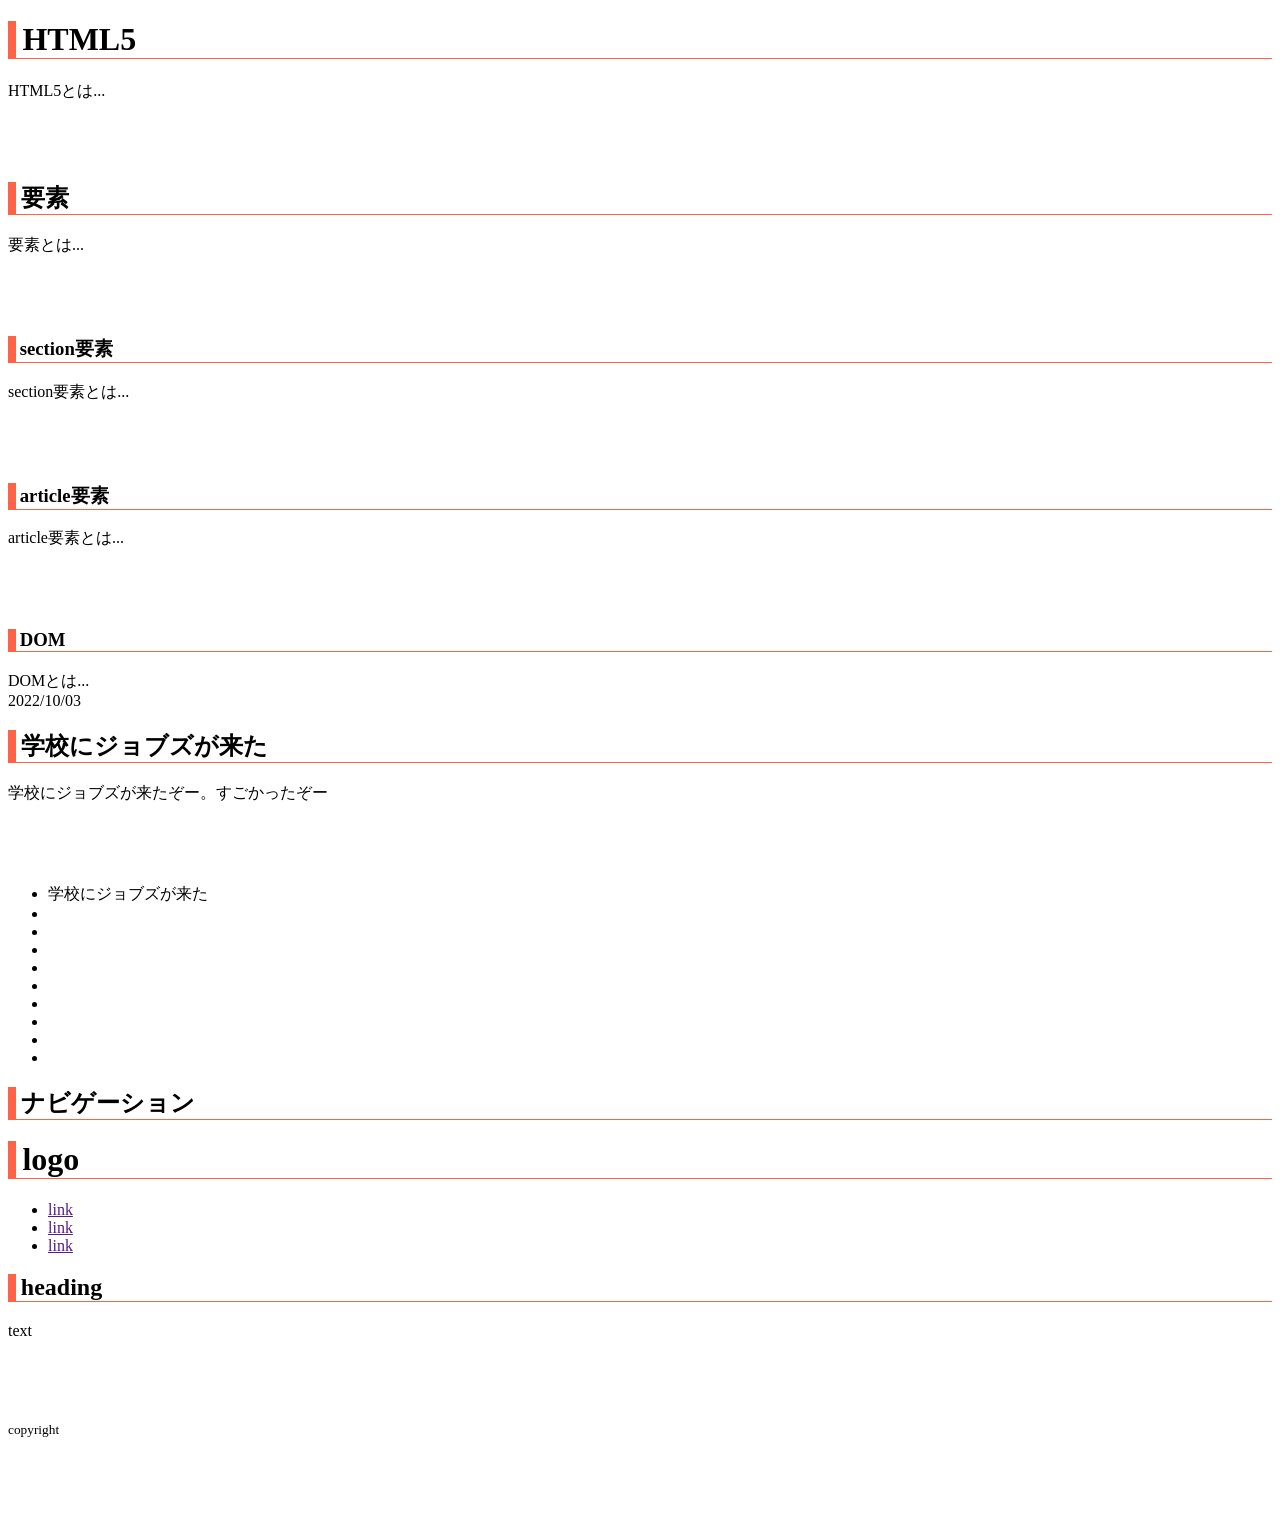
<file: sample01.html>
<!DOCTYPE html>
<html lang="ja" prefix="og: http://ogp.me/ns# fb: http://ogp.me/ns/fb# article: http://ogp.me/ns/article#">

<head>
  <meta charset="utf-8" />
  <meta http-equiv="X-UA-Compatible" content="ie=edge" />
  <meta name="viewport" content="width=device-width,initial-scale=1.0,minimum-scale=1.0" />
  <meta name="format-detection" content="telephone=no" />
  <meta name="keywords" content="" />
  <meta name="description" content="ここに説明文を設定" />
  <title>EC Company （103代目）Webテクノロジー会社</title>
  <meta name="twitter:card" content="summary" />
  <meta name="twitter:site" content="@twitteraccount" />
  <meta property="og:site_name" content="サイト名" />
  <meta property="og:title" content="サイトタイトル" />
  <meta property="og:description" content="サイト説明文" />
  <meta property="og:url" content="https://hoge.ecc.com/" />
  <meta property="og:image" content="https://hoge.ecc.com/ogp.png" />
  <meta property="og:type" content="website" />
  <link rel="shortcut icon" href="http://www.hoge.hoge/favicon.ico" type="image/vnd.microsoft.icon" />
  <link rel="apple-touch-icon" href="http://www.hoge.hoge/logo.png" />
  <link rel="stylesheet" href="" />
  <style>
    h1,
    h2,
    h3 {
      border-bottom: 1px solid tomato;
      border-left: 8px solid tomato;
      padding-left: 0.2em;
    }

    p {
      margin-bottom: 5rem;
    }
  </style>
</head>

<body>

  <h1>HTML5</h1>
  <p>HTML5とは...</p>


  <section>
    <h2>要素</h2>
    <p>要素とは...</p>

    <section>
      <h3>section要素</h3>
      <p>section要素とは...</p>
    </section>


    <section>
      <h3>article要素</h3>
      <p>article要素とは...</p>
    </section>
  </section>

  <section>
    <h3>DOM</h3>
    DOMとは...
  </section>

<article>
  2022/10/03
  <h2>学校にジョブズが来た</h2>
  <p>学校にジョブズが来たぞー。すごかったぞー</p>
</article>

  <ul>
    <li>
      <article>学校にジョブズが来た</article>
    </li>
    <li>
      <article></article>
    </li>
    <li>
      <article></article>
    </li>
    <li>
      <article></article>
    </li>
    <li>
      <article></article>
    </li>
    <li>
      <article></article>
    </li>
    <li>
      <article></article>
    </li>
    <li>
      <article></article>
    </li>
    <li>
      <article></article>
    </li>
    <li>
      <article></article>
    </li>
  </ul>

  <nav>
    <h2>ナビゲーション</h2>
  </nav>
<header>
  <h1>logo</h1>
  <nav>
    <ul>
      <li><a href="">link</a></li>
      <li><a href="">link</a></li>
      <li><a href="">link</a></li>
    </ul>
  </nav>
</header>
<main>
  <section>
    <h2>heading</h2>
    <p>text</p>
  </section>
</main>
<footer><p><small>copyright</small></p></footer>

  <script src=""></script>
</body>

</html>
</file>
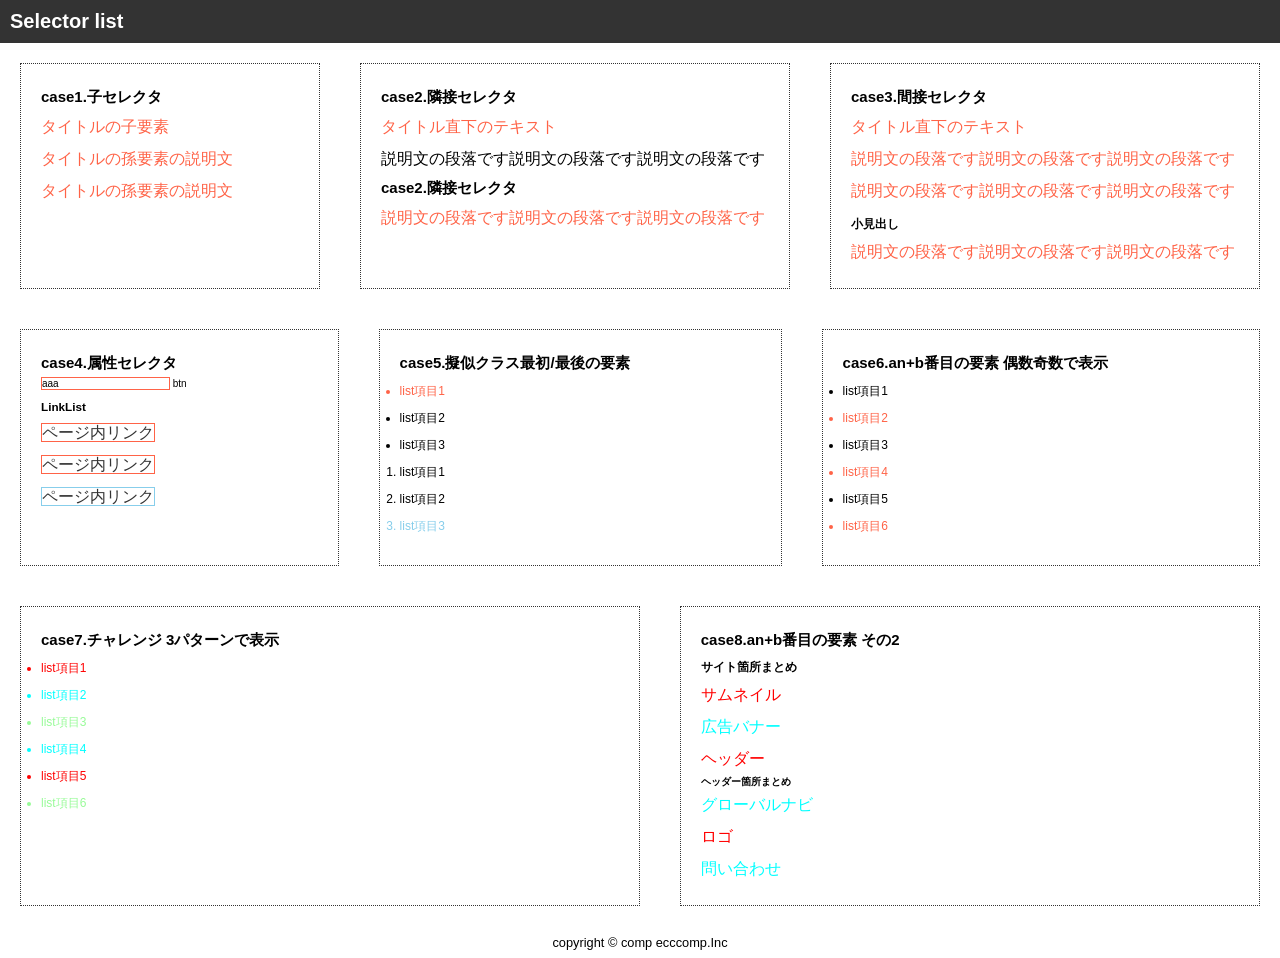
<file: sample03.html>
<!DOCTYPE html>
<html lang="ja">
  <head>
    <meta charset="UTF-8"/>
    <meta name="viewport" content="width=device-width, initial-scale=1.0"/>
    <meta name="format-detection" content="telephone=no"/>
    <meta name="keywords" content=""/>
    <meta name="description" content="ここに説明文を設定"/>
    <title>sample3 - セレクタ</title>
    <meta name="twitter:card" content="summary"/>
    <meta name="twitter:site" content="@twitteraccount"/>
    <meta property="og:site_name" content="サイト名"/>
    <meta property="og:title" content="サイトタイトル"/>
    <meta property="og:description" content="サイト説明文"/>
    <meta property="og:url" content="https://hoge.ecc.com/"/>
    <meta property="og:image" content="https://hoge.ecc.com/ogp.png"/>
    <meta property="og:type" content="website"/>
    <link rel="stylesheet" href="css/sample03.css"/>
    <link rel="stylesheet" href="css/sample03_selector.css">
  </head>
  <body>
    <header>
      <h1>Selector list</h1>
    </header>
    <main>
      <div class="sample3_1 box">
        <section>
          <h2>case1.子セレクタ</h2>
          <p>タイトルの子要素</p>
          <div>
            <p>タイトルの孫要素の説明文</p>
            <p>タイトルの孫要素の説明文</p>
          </div>
        </section>
      </div>
      <div class="sample3_2 box">
        <section>
          <h2>case2.隣接セレクタ</h2>
          <p>タイトル直下のテキスト</p>
          <p>説明文の段落です説明文の段落です説明文の段落です</p>
          <h2>case2.隣接セレクタ</h2>
          <p>説明文の段落です説明文の段落です説明文の段落です</p>
        </section>
      </div>
      <div class="sample3_3 box">
        <section>
          <h2>case3.間接セレクタ</h2>
          <p>タイトル直下のテキスト</p>
          <p>説明文の段落です説明文の段落です説明文の段落です</p>
          <p>説明文の段落です説明文の段落です説明文の段落です</p>
          <h3>小見出し</h3>
          <p>説明文の段落です説明文の段落です説明文の段落です</p>
        </section>
      </div>
      <div class="sample3_4 box">
        <section>
          <h2>case4.属性セレクタ</h2>
          <input type="text" value="aaa"/>
          <input type="button" value="btn"/>
          <h3>LinkList</h3>
          <p><a href="#">ページ内リンク</a></p>
          <p><a href="#">ページ内リンク</a></p>
          <p><a href="http">ページ内リンク</a></p>
        </section>
      </div>
      <div class="sample3_5 box">
        <h2>case5.擬似クラス最初/最後の要素</h2>
        <ul>
          <li>list項目1</li>
          <li>list項目2</li>
          <li>list項目3</li>
        </ul>
        <ol>
          <li>list項目1</li>
          <li>list項目2</li>
          <li>list項目3</li>
        </ol>
      </div>
      <div class="sample3_6 box">
        <h2>case6.an+b番目の要素 偶数奇数で表示</h2>
        <ul>
          <li>list項目1</li>
          <li>list項目2</li>
          <li>list項目3</li>
          <li>list項目4</li>
          <li>list項目5</li>
          <li>list項目6 </li>
        </ul>
      </div>
      <div class="sample3_7 box">
        <h2>case7.チャレンジ 3パターンで表示</h2>
        <ul>
          <li>list項目1</li>
          <li>list項目2</li>
          <li>list項目3</li>
          <li>list項目4</li>
          <li>list項目5</li>
          <li>list項目6 </li>
        </ul>
      </div>
      <div class="sample3_8 box">
        <h2>case8.an+b番目の要素 その2</h2>
        <h3>サイト箇所まとめ</h3>
        <p>サムネイル</p>
        <p>広告バナー</p>
        <p>ヘッダー</p>
        <h4>ヘッダー箇所まとめ        </h4>
        <p>グローバルナビ</p>
        <p>ロゴ</p>
        <p>問い合わせ</p>
      </div>
    </main>
    <footer>
      <p><small>copyright &copy; comp ecccomp.Inc</small></p>
    </footer>
  </body>
</html>
</file>
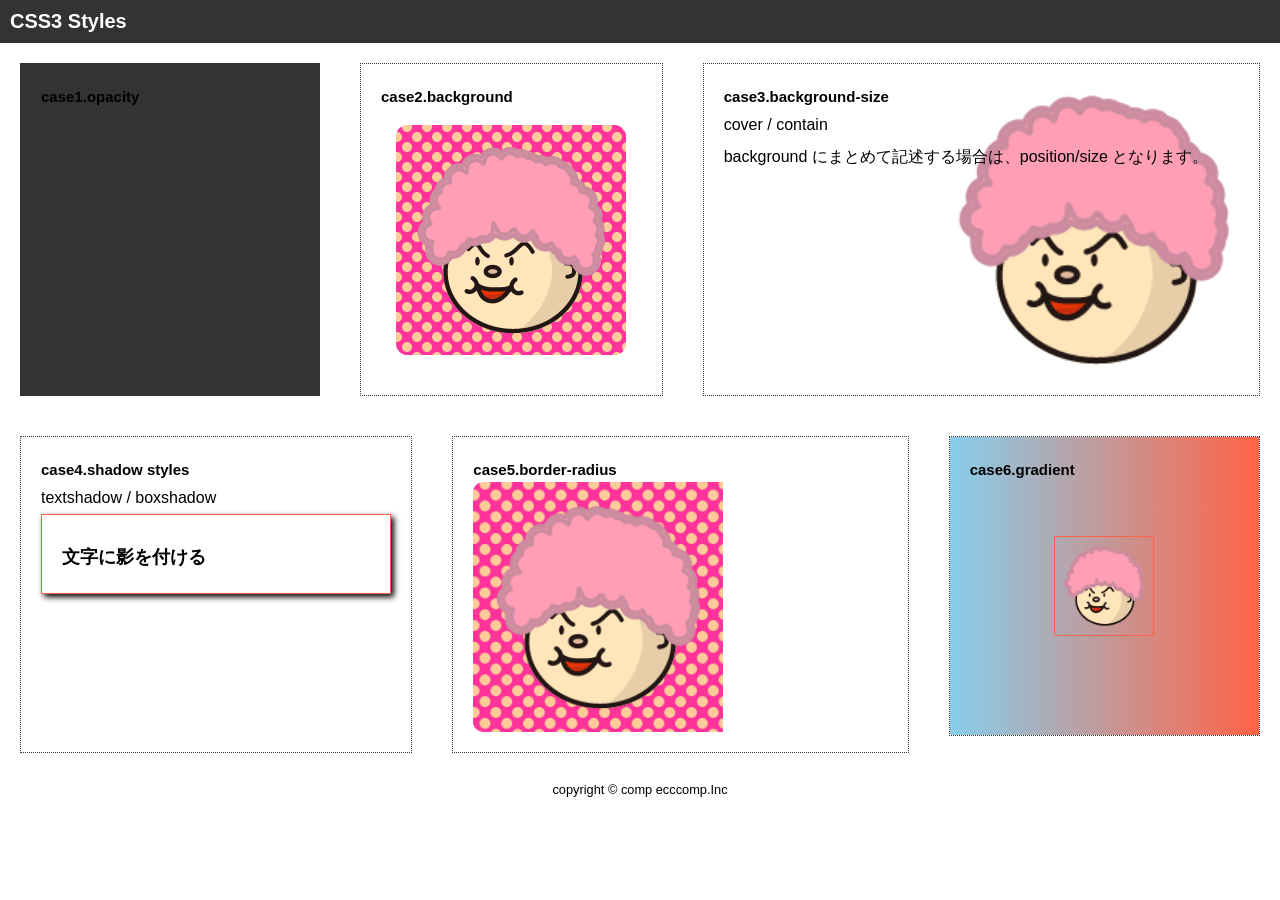
<file: sample04.html>
<!DOCTYPE html>
<html lang="ja">
  <head>
    <meta charset="UTF-8"/>
    <meta name="viewport" content="width=device-width, initial-scale=1.0"/>
    <meta name="format-detection" content="telephone=no"/>
    <meta name="keywords" content=""/>
    <meta name="description" content="ここに説明文を設定"/>
    <title>sample4 - CSS3 Style</title>
    <meta name="twitter:card" content="summary"/>
    <meta name="twitter:site" content="@twitteraccount"/>
    <meta property="og:site_name" content="サイト名"/>
    <meta property="og:title" content="サイトタイトル"/>
    <meta property="og:description" content="サイト説明文"/>
    <meta property="og:url" content="https://hoge.ecc.com/"/>
    <meta property="og:image" content="https://hoge.ecc.com/ogp.png"/>
    <meta property="og:type" content="website"/>
    <link rel="stylesheet" href="css/sample04.css"/>
    <link rel="stylesheet" href="css/sample04_css.css"/>
  </head>
  <body>
    <header>
      <h1>CSS3 Styles</h1>
    </header>
    <main>
      <div class="sample4_1 box">
        <section>
          <h2>case1.opacity</h2>
        </section>
      </div>
      <div class="sample4_2 box">
        <section>
          <h2>case2.background</h2>
          <div class="imgWrap"></div>
        </section>
      </div>
      <div class="sample4_3 box">
        <section>
          <h2>case3.background-size</h2>
          <p>cover / contain</p>
          <p>background にまとめて記述する場合は、position/size となります。</p>
        </section>
      </div>
      <div class="sample4_4 box">
        <section>
          <h2>case4.shadow styles</h2>
          <p>textshadow / boxshadow</p>
          <div class="shadowWrap">
            <h3>文字に影を付ける</h3>
          </div>
        </section>
      </div>
      <div class="sample4_5 box">
        <h2>case5.border-radius</h2>
        <div class="radiusWrap"><img src="img/sample4_opacity.jpg" alt=""/></div>
      </div>
      <div class="sample4_6 box">
        <h2>case6.gradient</h2>
        <div class="gradientWrap">
          <img src="img/sample4_background_img.png" alt="">
        </div>
      </div>
    </main>
    <footer>
      <p><small>copyright &copy; comp ecccomp.Inc</small></p>
    </footer>
  </body>
</html>
</file>
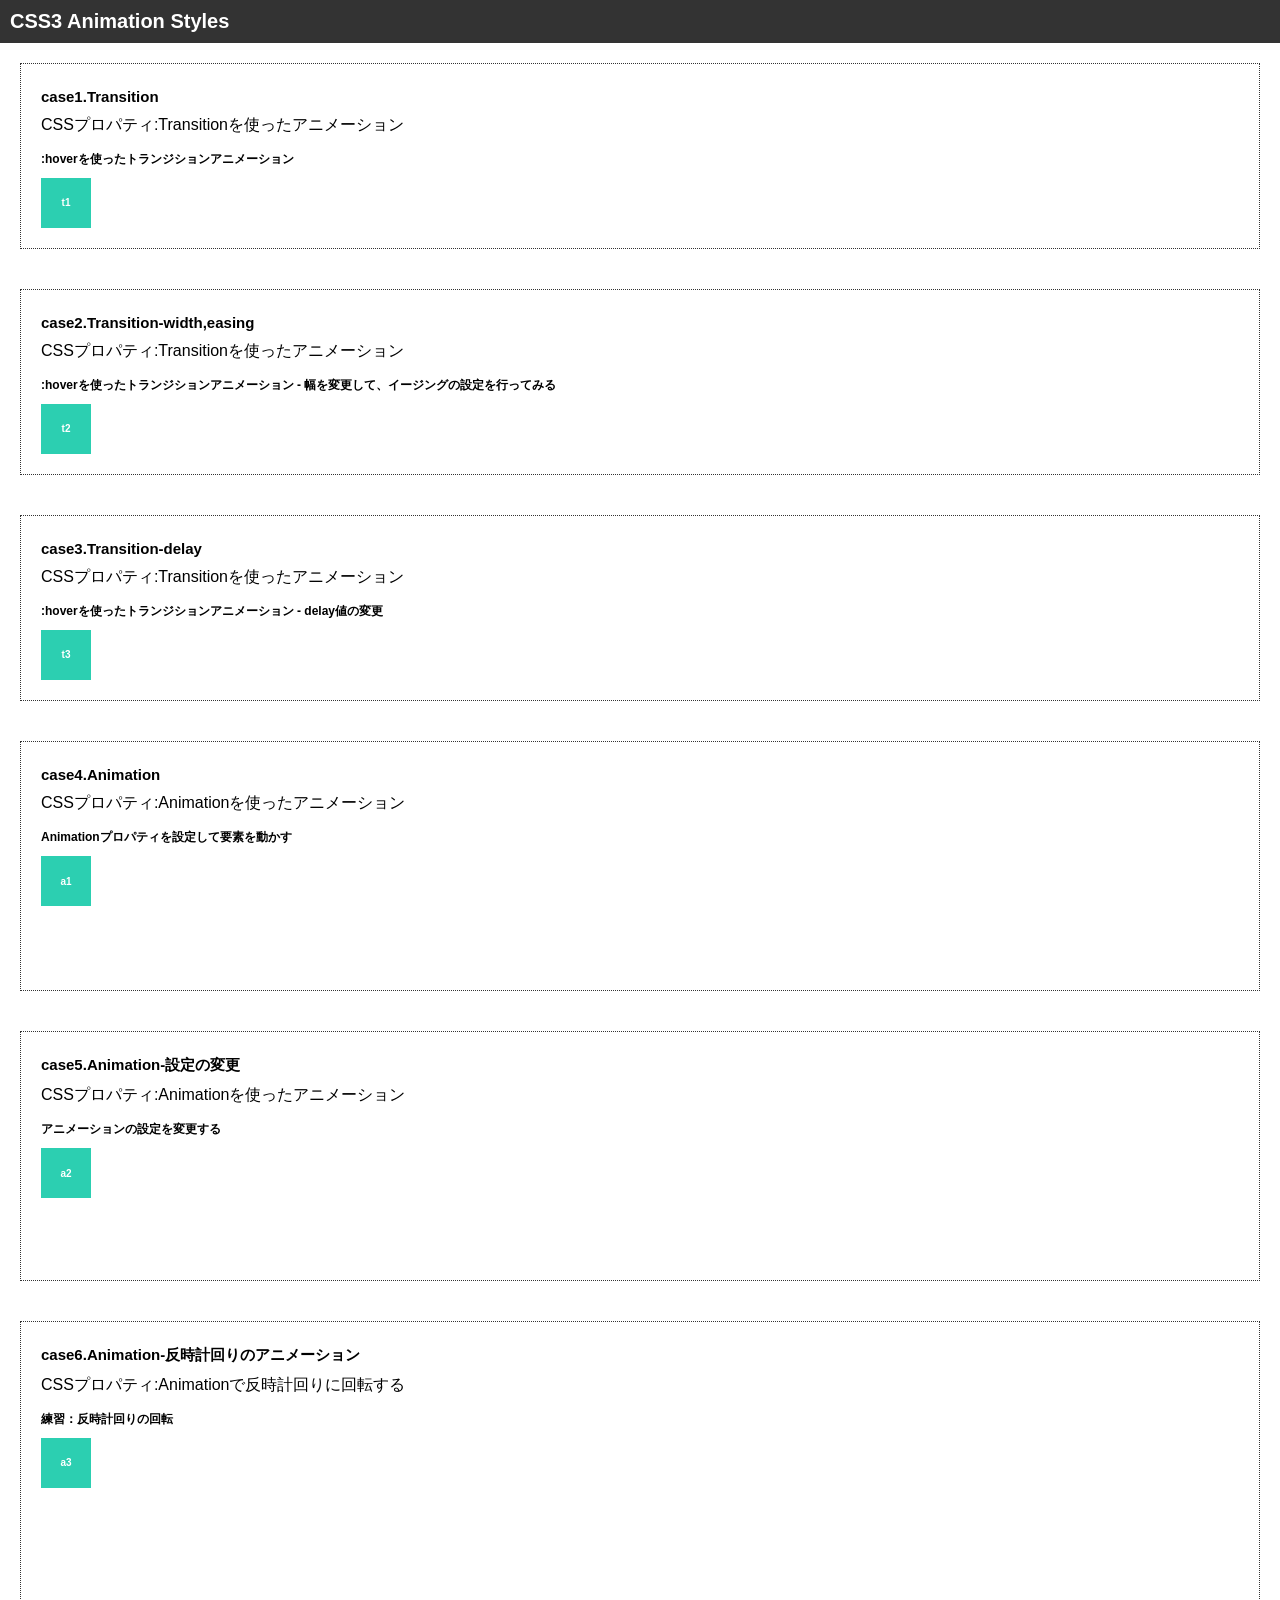
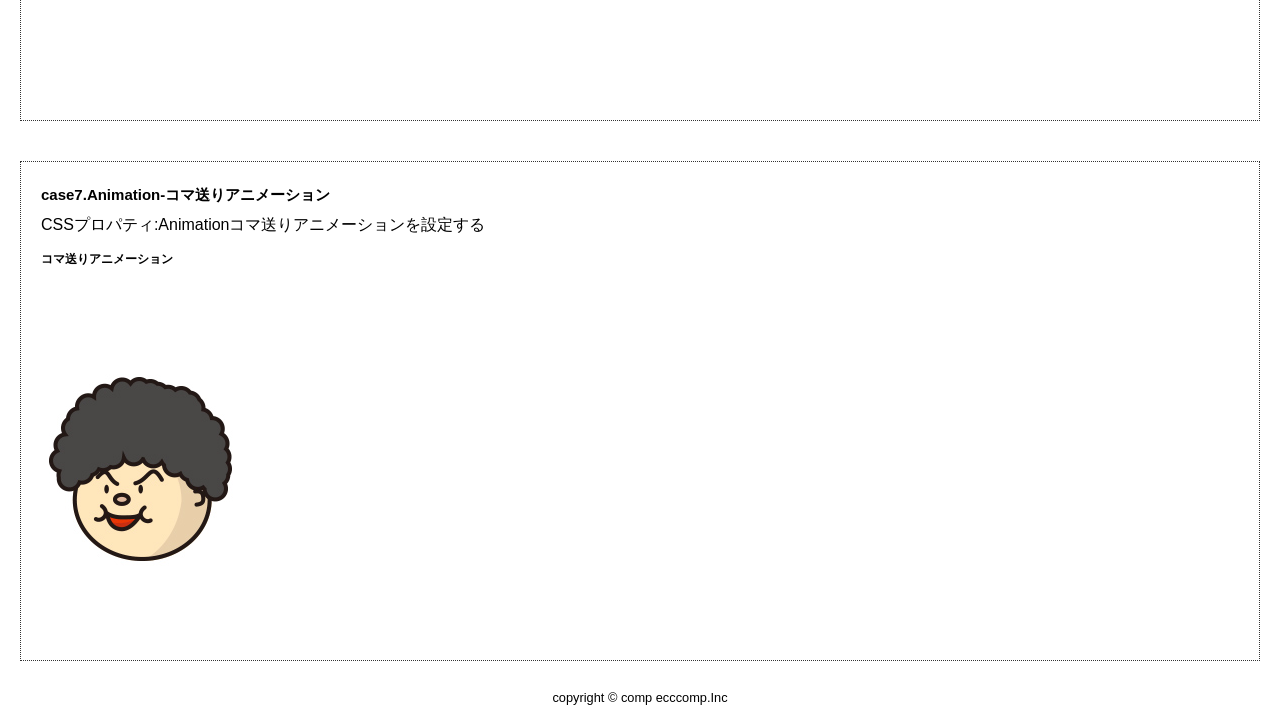
<file: sample05_animation.html>
<!DOCTYPE html>
<html lang="ja">
  <head>
    <meta charset="UTF-8"/>
    <meta name="viewport" content="width=device-width, initial-scale=1.0"/>
    <meta name="format-detection" content="telephone=no"/>
    <meta name="keywords" content=""/>
    <meta name="description" content="ここに説明文を設定"/>
    <title>sample5 - CSS Animation</title>
    <meta name="twitter:card" content="summary"/>
    <meta name="twitter:site" content="@twitteraccount"/>
    <meta property="og:site_name" content="サイト名"/>
    <meta property="og:title" content="サイトタイトル"/>
    <meta property="og:description" content="サイト説明文"/>
    <meta property="og:url" content="https://hoge.ecc.com/"/>
    <meta property="og:image" content="https://hoge.ecc.com/ogp.png"/>
    <meta property="og:type" content="website"/>
    <link rel="stylesheet" href="css/sample05.css">
    <link rel="stylesheet" href="css/sample05_animation.css">
  </head>
  <body>
    <header>
      <h1>CSS3 Animation Styles</h1>
    </header>
    <main>
      <div class="sample5_1 box">
        <section>
          <h2>case1.Transition</h2>
          <p>CSSプロパティ:Transitionを使ったアニメーション</p>
          <h3>:hoverを使ったトランジションアニメーション</h3>
          <div class="t1">t1</div>
        </section>
      </div>
      <div class="sample5_2 box">
        <section>
          <h2>case2.Transition-width,easing</h2>
          <p>CSSプロパティ:Transitionを使ったアニメーション</p>
          <h3>:hoverを使ったトランジションアニメーション - 幅を変更して、イージングの設定を行ってみる</h3>
          <div class="t2">t2</div>
        </section>
      </div>
      <div class="sample5_3 box">
        <section>
          <h2>case3.Transition-delay</h2>
          <p>CSSプロパティ:Transitionを使ったアニメーション</p>
          <h3>:hoverを使ったトランジションアニメーション - delay値の変更</h3>
          <div class="t3">t3</div>
        </section>
      </div>
      <div class="sample5_4 box">
        <section>
          <h2>case4.Animation</h2>
          <p>CSSプロパティ:Animationを使ったアニメーション</p>
          <h3>Animationプロパティを設定して要素を動かす</h3>
          <div class="a1">a1</div>
        </section>
      </div>
      <div class="sample5_5 box">
        <section>
          <h2>case5.Animation-設定の変更</h2>
          <p>CSSプロパティ:Animationを使ったアニメーション</p>
          <h3>アニメーションの設定を変更する</h3>
          <div class="a2">a2</div>
        </section>
      </div>
      <div class="sample5_6 box">
        <section>
          <h2>case6.Animation-反時計回りのアニメーション</h2>
          <p>CSSプロパティ:Animationで反時計回りに回転する</p>
          <h3>練習：反時計回りの回転</h3>
          <div class="a3">a3</div>
        </section>
      </div>
      <div class="sample5_7 box">
        <section>
          <h2>case7.Animation-コマ送りアニメーション</h2>
          <p>CSSプロパティ:Animationコマ送りアニメーションを設定する</p>
          <h3>コマ送りアニメーション</h3>
          <div class="a4"> </div>
        </section>
      </div>
    </main>
    <footer>
      <p><small>copyright &copy; comp ecccomp.Inc</small></p>
    </footer>
  </body>
</html>
</file>
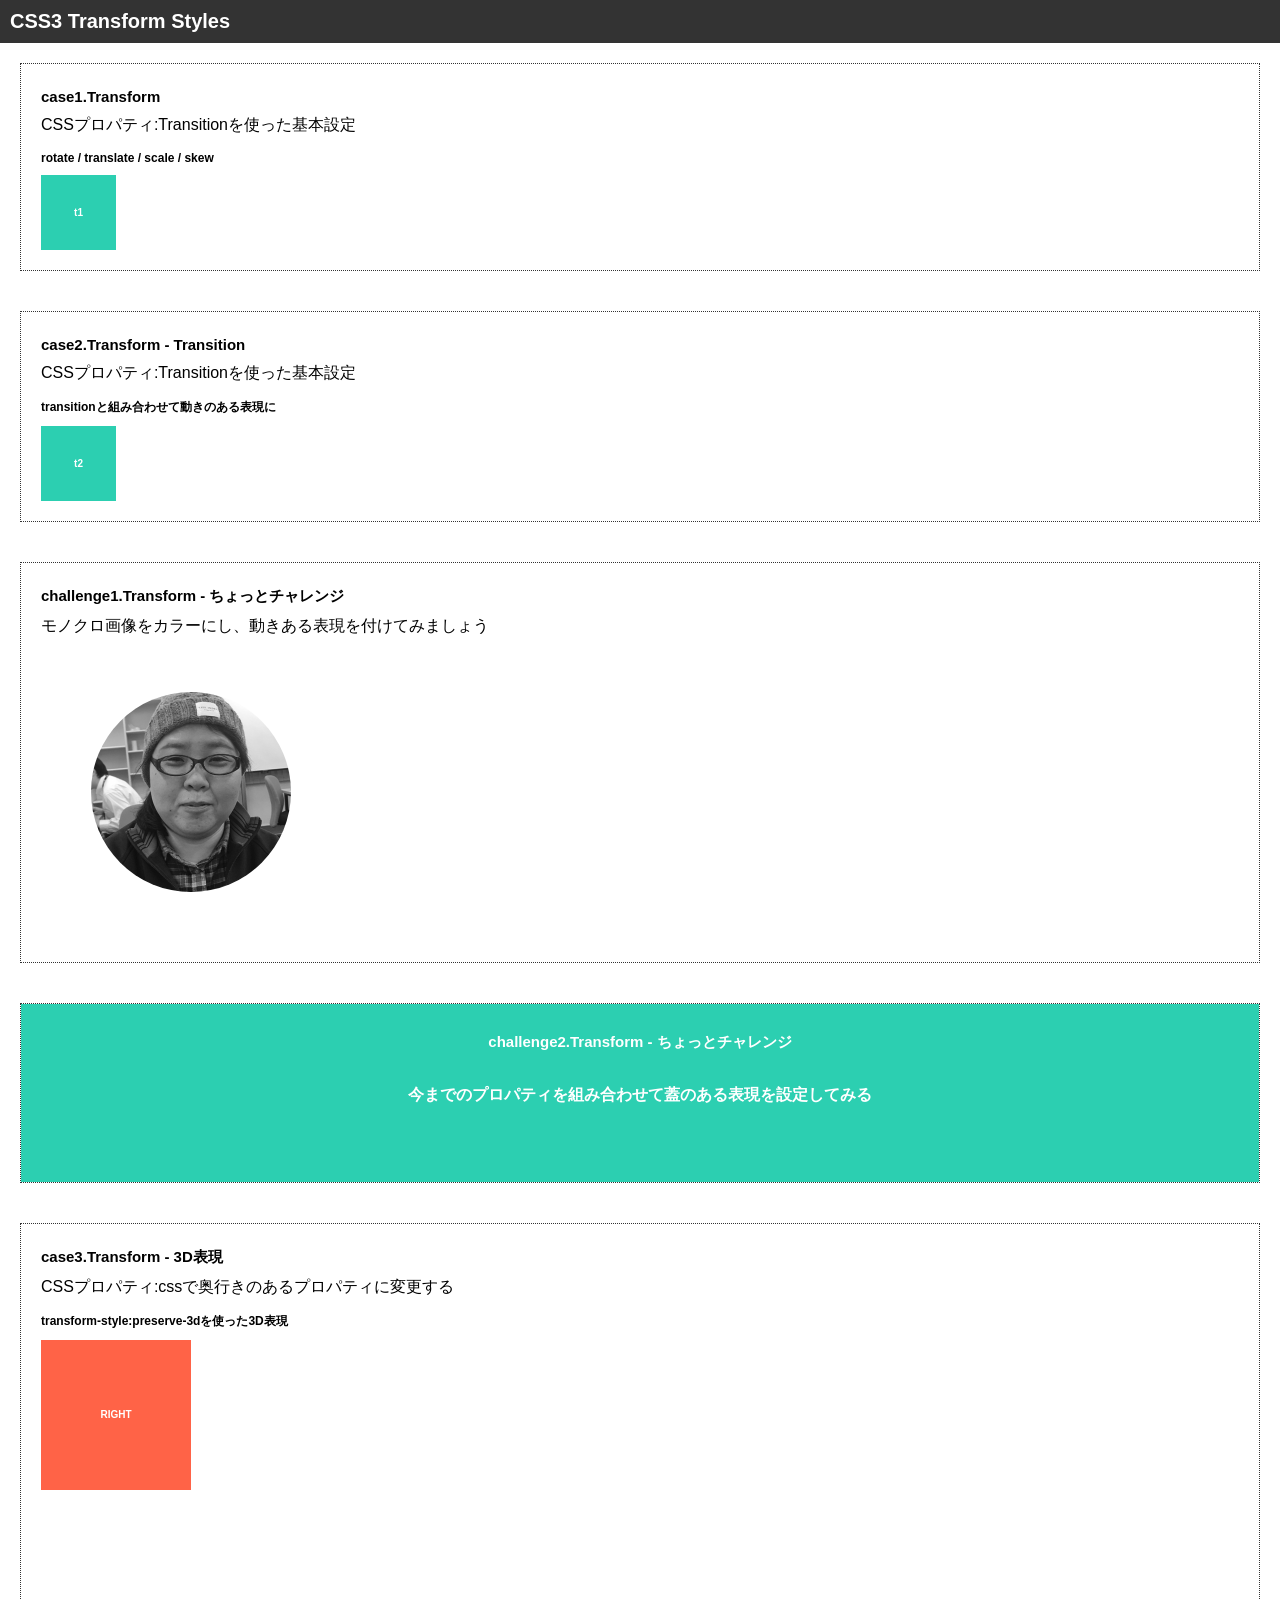
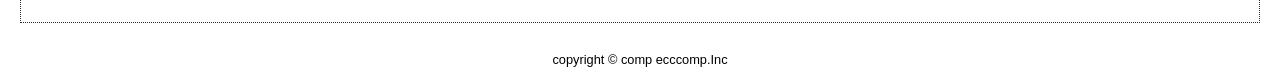
<file: sample05_transform.html>
<!DOCTYPE html>
<html lang="ja">
  <head>
    <meta charset="UTF-8"/>
    <meta name="viewport" content="width=device-width, initial-scale=1.0"/>
    <meta name="format-detection" content="telephone=no"/>
    <meta name="keywords" content=""/>
    <meta name="description" content="ここに説明文を設定"/>
    <title>sample5 - CSS Transform</title>
    <meta name="twitter:card" content="summary"/>
    <meta name="twitter:site" content="@twitteraccount"/>
    <meta property="og:site_name" content="サイト名"/>
    <meta property="og:title" content="サイトタイトル"/>
    <meta property="og:description" content="サイト説明文"/>
    <meta property="og:url" content="https://hoge.ecc.com/"/>
    <meta property="og:image" content="https://hoge.ecc.com/ogp.png"/>
    <meta property="og:type" content="website"/>
    <link rel="stylesheet" href="css/sample05.css"/>
    <link rel="stylesheet" href="css/sample05_transform.css"/>
  </head>
  <body>
    <header>
      <h1>CSS3 Transform Styles</h1>
    </header>
    <main>
      <div class="sample5_1 box">
        <section>
          <h2>case1.Transform</h2>
          <p>CSSプロパティ:Transitionを使った基本設定</p>
          <h3>rotate / translate / scale / skew</h3>
          <div class="tr1">t1</div>
        </section>
      </div>
      <div class="sample5_2 box">
        <section>
          <h2>case2.Transform - Transition</h2>
          <p>CSSプロパティ:Transitionを使った基本設定</p>
          <h3>transitionと組み合わせて動きのある表現に</h3>
          <div class="tr2">t2</div>
        </section>
      </div>
      <div class="sample5_3 box transformCh1">
        <section>
          <div class="ch1">
            <h2>challenge1.Transform - ちょっとチャレンジ</h2>
            <p>モノクロ画像をカラーにし、動きある表現を付けてみましょう</p>
            <p class="ch1Photo"><img src="img/sample5_photo_mono.jpg" alt=""/></p>
          </div>
        </section>
      </div>
      <div class="sample5_3 box transformCh2">
        <section>
          <div class="ch2">
            <h2>challenge2.Transform - ちょっとチャレンジ</h2>
            <p>今までのプロパティを組み合わせて蓋のある表現を設定してみる</p>
          </div>
          <p class="msg">HELLO!</p>
        </section>
      </div>
      <div class="sample5_4 box trans3D">
        <section>
          <h2>case3.Transform - 3D表現</h2>
          <p>CSSプロパティ:cssで奥行きのあるプロパティに変更する</p>
          <h3>transform-style:preserve-3dを使った3D表現</h3>
          <div class="tr3Wrap">
            <div class="tr3L trBox">LEFT</div>
            <div class="tr3R trBox">RIGHT</div>
          </div>
        </section>
      </div>
    </main>
    <footer>
      <p><small>copyright &copy; comp ecccomp.Inc</small></p>
    </footer>
  </body>
</html>
</file>
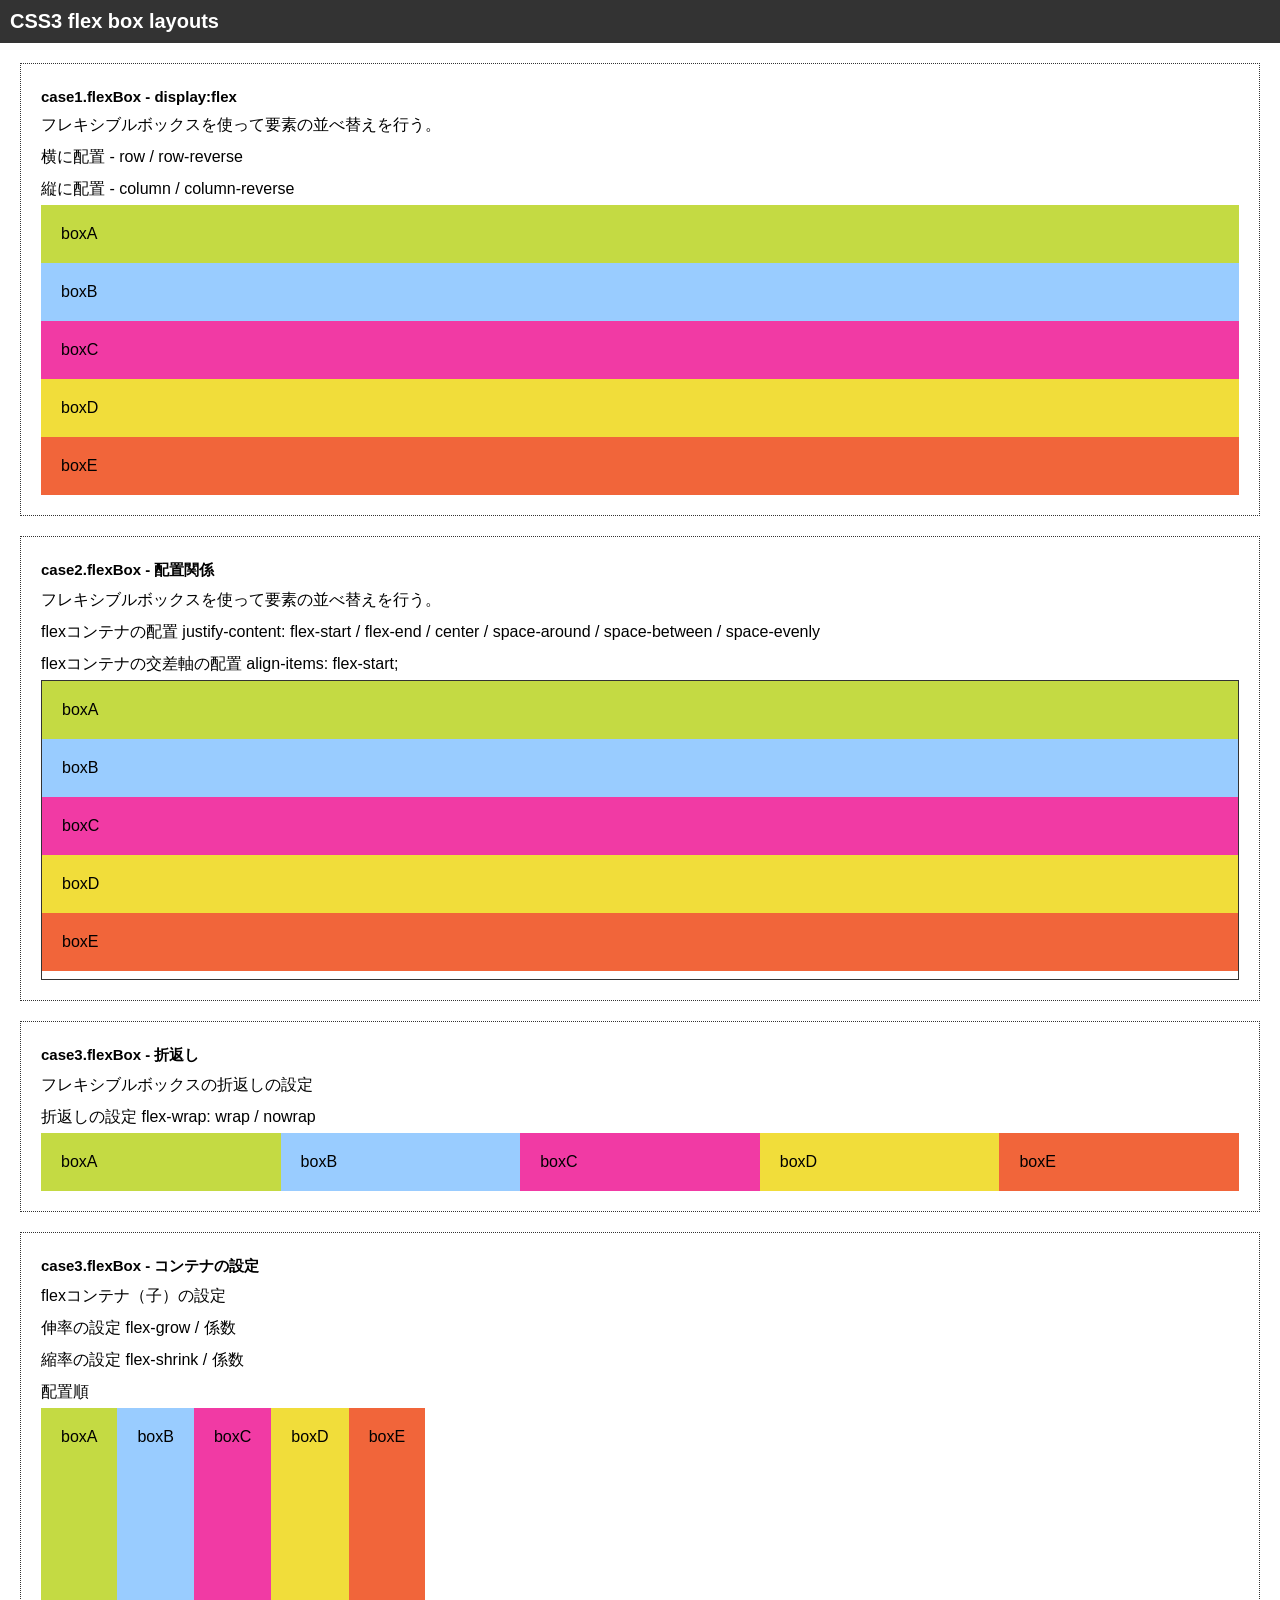
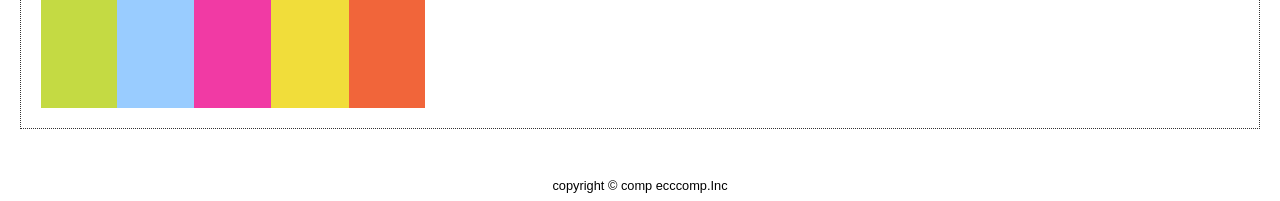
<file: sample06_flex.html>
<!DOCTYPE html>
<html lang="ja">
  <head>
    <meta charset="UTF-8"/>
    <meta name="viewport" content="width=device-width, initial-scale=1.0"/>
    <meta name="format-detection" content="telephone=no"/>
    <meta name="keywords" content=""/>
    <meta name="description" content="ここに説明文を設定"/>
    <title>sample6 - CSS flexBox</title>
    <meta name="twitter:card" content="summary"/>
    <meta name="twitter:site" content="@twitteraccount"/>
    <meta property="og:site_name" content="サイト名"/>
    <meta property="og:title" content="サイトタイトル"/>
    <meta property="og:description" content="サイト説明文"/>
    <meta property="og:url" content="https://hoge.ecc.com/"/>
    <meta property="og:image" content="https://hoge.ecc.com/ogp.png"/>
    <meta property="og:type" content="website"/>
    <link rel="stylesheet" href="css/sample06.css"/>
    <link rel="stylesheet" href="css/sample06_flex.css">
  </head>
  <body>
    <header>
      <h1>CSS3 flex box layouts</h1>
    </header>
    <main>
      <div class="sample6_1 box">
        <section>
          <h2>case1.flexBox - display:flex</h2>
          <p>フレキシブルボックスを使って要素の並べ替えを行う。<br/>横に配置 - row / row-reverse<br/>縦に配置 - column / column-reverse</p>
          <div class="flexBoxWrap">
            <div class="flexBox colorA">boxA</div>
            <div class="flexBox colorB">boxB</div>
            <div class="flexBox colorC">boxC</div>
            <div class="flexBox colorD">boxD</div>
            <div class="flexBox colorE">boxE</div>
          </div>
        </section>
      </div>
      <div class="sample6_2 box">
        <section>
          <h2>case2.flexBox - 配置関係</h2>
          <p>フレキシブルボックスを使って要素の並べ替えを行う。<br/>flexコンテナの配置 justify-content: flex-start / flex-end / center / space-around / space-between / space-evenly<br/>flexコンテナの交差軸の配置 align-items: flex-start;</p>
          <div class="flexBoxWrap">
            <div class="flexBox colorA">boxA</div>
            <div class="flexBox colorB">boxB</div>
            <div class="flexBox colorC">boxC</div>
            <div class="flexBox colorD">boxD</div>
            <div class="flexBox colorE">boxE</div>
          </div>
        </section>
      </div>
      <div class="sample6_3 box">
        <section>
          <h2>case3.flexBox - 折返し</h2>
          <p>フレキシブルボックスの折返しの設定<br/>折返しの設定 flex-wrap: wrap / nowrap</p>
          <div class="flexBoxWrap">
            <div class="flexBox colorA">boxA</div>
            <div class="flexBox colorB">boxB</div>
            <div class="flexBox colorC">boxC</div>
            <div class="flexBox colorD">boxD</div>
            <div class="flexBox colorE">boxE</div>
          </div>
        </section>
      </div>
      <div class="sample6_4 box">
        <section>
          <h2>case3.flexBox - コンテナの設定</h2>
          <p>flexコンテナ（子）の設定<br/>伸率の設定 flex-grow / 係数<br/>縮率の設定 flex-shrink / 係数<br/>配置順 </p>
          <div class="flexBoxWrap">
            <div class="flexBox colorA">boxA</div>
            <div class="flexBox colorB">boxB</div>
            <div class="flexBox colorC">boxC</div>
            <div class="flexBox colorD">boxD</div>
            <div class="flexBox colorE">boxE</div>
          </div>
        </section>
      </div>
    </main>
    <footer>
      <p><small>copyright &copy; comp ecccomp.Inc</small></p>
    </footer>
  </body>
</html>
</file>
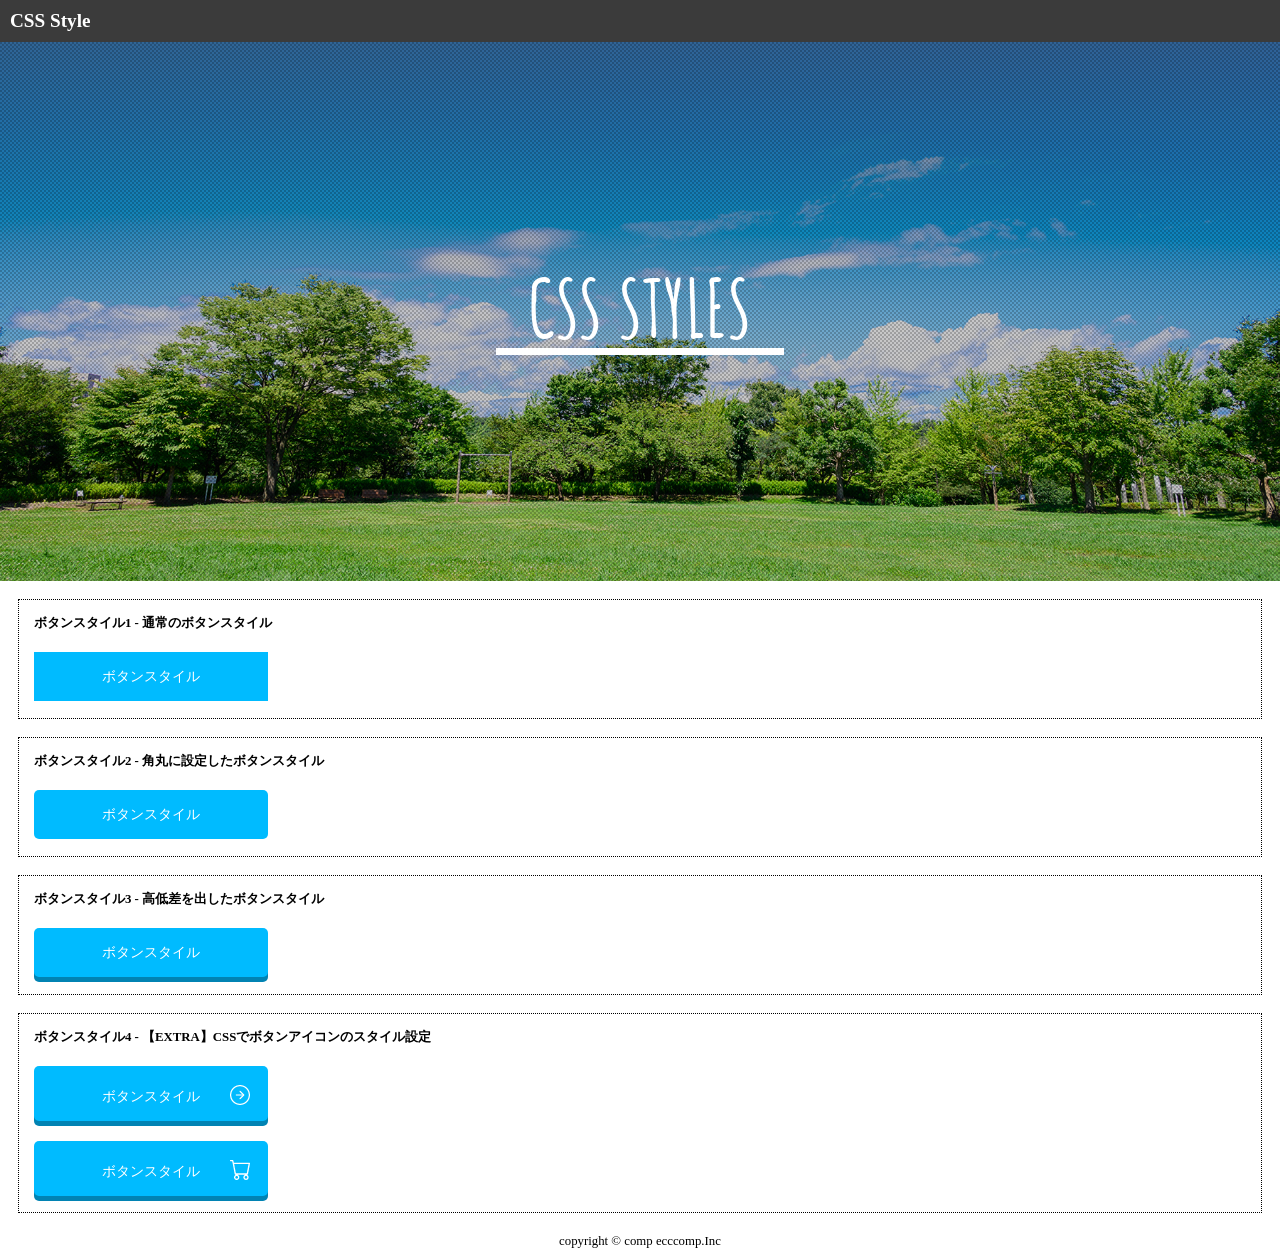
<file: work03.html>
<!DOCTYPE html>
<html lang="ja" prefix="og: http://ogp.me/ns# fb: http://ogp.me/ns/fb# article: http://ogp.me/ns/article#">

<head>
  <meta charset="utf-8">
  <meta http-equiv="X-UA-Compatible" content="ie=edge">
  <meta name="viewport" content="width=device-width,initial-scale=1.0,minimum-scale=1.0">
  <meta name="format-detection" content="telephone=no">
  <meta name="keywords" content="">
  <meta name="description" content="ここに説明文を設定">
  <title>CSSで作成するリッチなスタイル</title>
  <meta name="twitter:card" content="summary">
  <meta name="twitter:site" content="@twitteraccount">
  <meta property="og:site_name" content="サイト名">
  <meta property="og:title" content="サイトタイトル">
  <meta property="og:description" content="サイト説明文">
  <meta property="og:url" content="https://hoge.ecc.com/">
  <meta property="og:image" content="https://hoge.ecc.com/ogp.png">
  <meta property="og:type" content="website">
  <link rel="shortcut icon" href="http://www.hoge.hoge/favicon.ico" type="image/vnd.microsoft.icon">
  <link rel="apple-touch-icon" href="http://www.hoge.hoge/logo.png">
  <link rel="preconnect" href="https://fonts.googleapis.com">
<link rel="preconnect" href="https://fonts.gstatic.com" crossorigin>
<link href="https://fonts.googleapis.com/css2?family=Amatic+SC&family=Rubik+Bubbles&display=swap" rel="stylesheet">
  <link rel="stylesheet" href="css/ress.css">
  <link rel="stylesheet" href="css/work03.css">
</head>

<body>
  <header>
    <h1><a href="#">CSS Style</a></h1>
  </header>
  <main>
    <div class="mainVisual">
      <h2>CSS STYLES</h2>
    </div>

    <section>
      <div class="buttonBorder">
        <h3>ボタンスタイル1 - 通常のボタンスタイル</h3>
        <a href="#">ボタンスタイル</a>
      </div>
    </section>

    <section>
      <div class="buttonBorder">
        <h3>ボタンスタイル2 - 角丸に設定したボタンスタイル</h3>
        <a href="#">ボタンスタイル</a>
      </div>
    </section>

    <section>
      <div class="buttonBorder">
        <h3>ボタンスタイル3 - 高低差を出したボタンスタイル</h3>
        <a href="#">ボタンスタイル</a>
      </div>
    </section>

    <section>
      <div class="buttonBorder">
        <h3>ボタンスタイル4 - 【EXTRA】CSSでボタンアイコンのスタイル設定</h3>
        <a href="#" class="arrow">ボタンスタイル</a><br>
        <a href="#" class="cart">ボタンスタイル</a>
      </div>
    </section>
  </main>

  <footer>
    <p><small>copyright &copy; comp ecccomp.Inc</small></p>
  </footer>
</body>

</html>
</file>
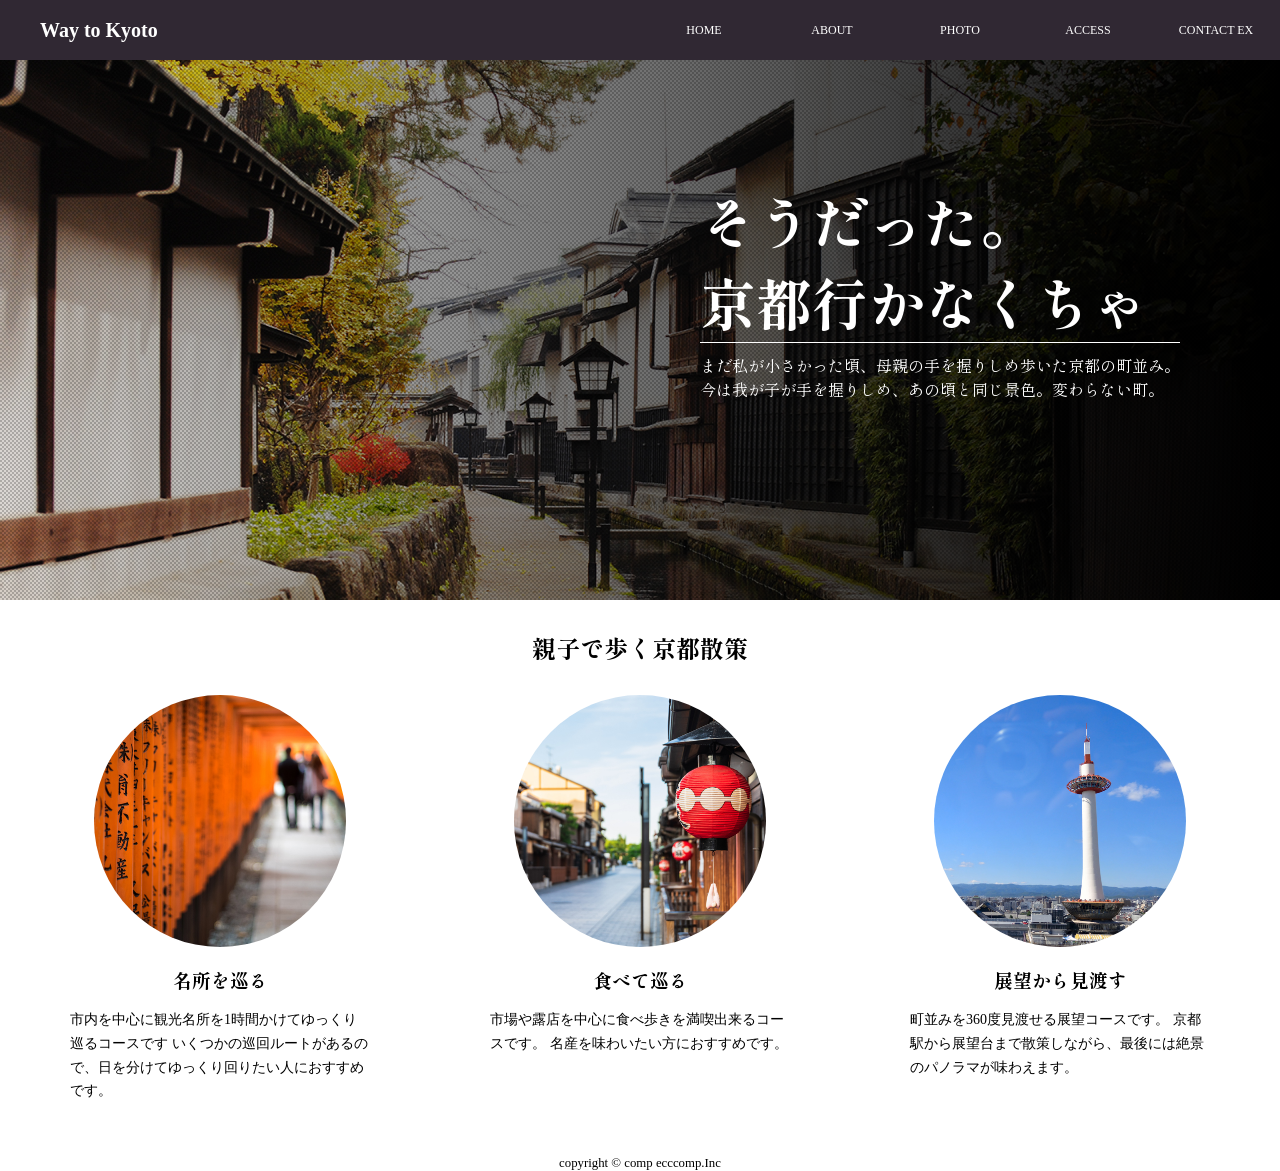
<file: work05.html>
<!DOCTYPE html>
<html lang="ja" prefix="og: http://ogp.me/ns# fb: http://ogp.me/ns/fb# article: http://ogp.me/ns/article#">

<head>
  <meta charset="utf-8">
  <meta http-equiv="X-UA-Compatible" content="ie=edge">
  <meta name="viewport" content="width=device-width,initial-scale=1.0,minimum-scale=1.0">
  <meta name="format-detection" content="telephone=no">
  <meta name="keywords" content="">
  <meta name="description" content="ここに説明文を設定">
  <title>Way to Kyoto</title>
  <meta name="twitter:card" content="summary">
  <meta name="twitter:site" content="@twitteraccount">
  <meta property="og:site_name" content="サイト名">
  <meta property="og:title" content="サイトタイトル">
  <meta property="og:description" content="サイト説明文">
  <meta property="og:url" content="https://hoge.ecc.com/">
  <meta property="og:image" content="https://hoge.ecc.com/ogp.png">
  <meta property="og:type" content="website">
  <link rel="shortcut icon" href="http://www.hoge.hoge/favicon.ico" type="image/vnd.microsoft.icon">
  <link rel="apple-touch-icon" href="http://www.hoge.hoge/logo.png">
  <link rel="preconnect" href="https://fonts.googleapis.com">
  <link rel="preconnect" href="https://fonts.gstatic.com" crossorigin>
  <link href="https://fonts.googleapis.com/css2?family=Shippori+Mincho+B1&display=swap" rel="stylesheet">
  <link rel="stylesheet" href="css/ress.css">
  <link rel="stylesheet" href="css/work05.css">
</head>

<body>
  <header>
    <h1>Way to Kyoto</h1>
    <nav>
      <ul>
        <li><a href="#">HOME</a></li>
        <li><a href="#">ABOUT</a></li>
        <li><a href="#">PHOTO</a></li>
        <li><a href="#">ACCESS</a></li>
        <li class="ex"><a href="#"><span>CONTACT EX</span></a></li>
      </ul>
    </nav>
  </header>
  <main>
    <div class="mainVisual">
      <div class="text">
        <h2>そうだった。<br>京都行かなくちゃ</h2>
        <p>まだ私が小さかった頃、母親の手を握りしめ歩いた京都の町並み。<br>
          今は我が子が手を握りしめ、あの頃と同じ景色。変わらない町。</p>
      </div>
    </div>
    <section>
      <div class="tour">
        <h2>親子で歩く京都散策</h2>

        <div class="cardBox">
          <div class="card">
            <section>
              <figure><img src="img/05_walk_01.jpg" alt="名所を巡る"></figure>
              <h3>名所を巡る</h3>
              <p>市内を中心に観光名所を1時間かけてゆっくり巡るコースです
                いくつかの巡回ルートがあるので、日を分けてゆっくり回りたい人におすすめです。
              </p>
            </section>
          </div>
          <div class="card">
            <section>
              <figure><img src="img/05_walk_02.jpg" alt="食べて巡る"></figure>
              <h3>食べて巡る</h3>
              <p>市場や露店を中心に食べ歩きを満喫出来るコースです。 名産を味わいたい方におすすめです。
              </p>
            </section>
          </div>
          <div class="card">
            <section>
              <figure><img src="img/05_walk_03.jpg" alt="展望から見渡す"></figure>
              <h3>展望から見渡す</h3>
              <p>町並みを360度見渡せる展望コースです。 京都駅から展望台まで散策しながら、最後には絶景のパノラマが味わえます。
              </p>
            </section>
          </div>
        </div>
      </div>
    </section>
  </main>
  <footer>
    <p><small>copyright &copy; comp ecccomp.Inc</small></p>
  </footer>
</body>

</html>
</file>
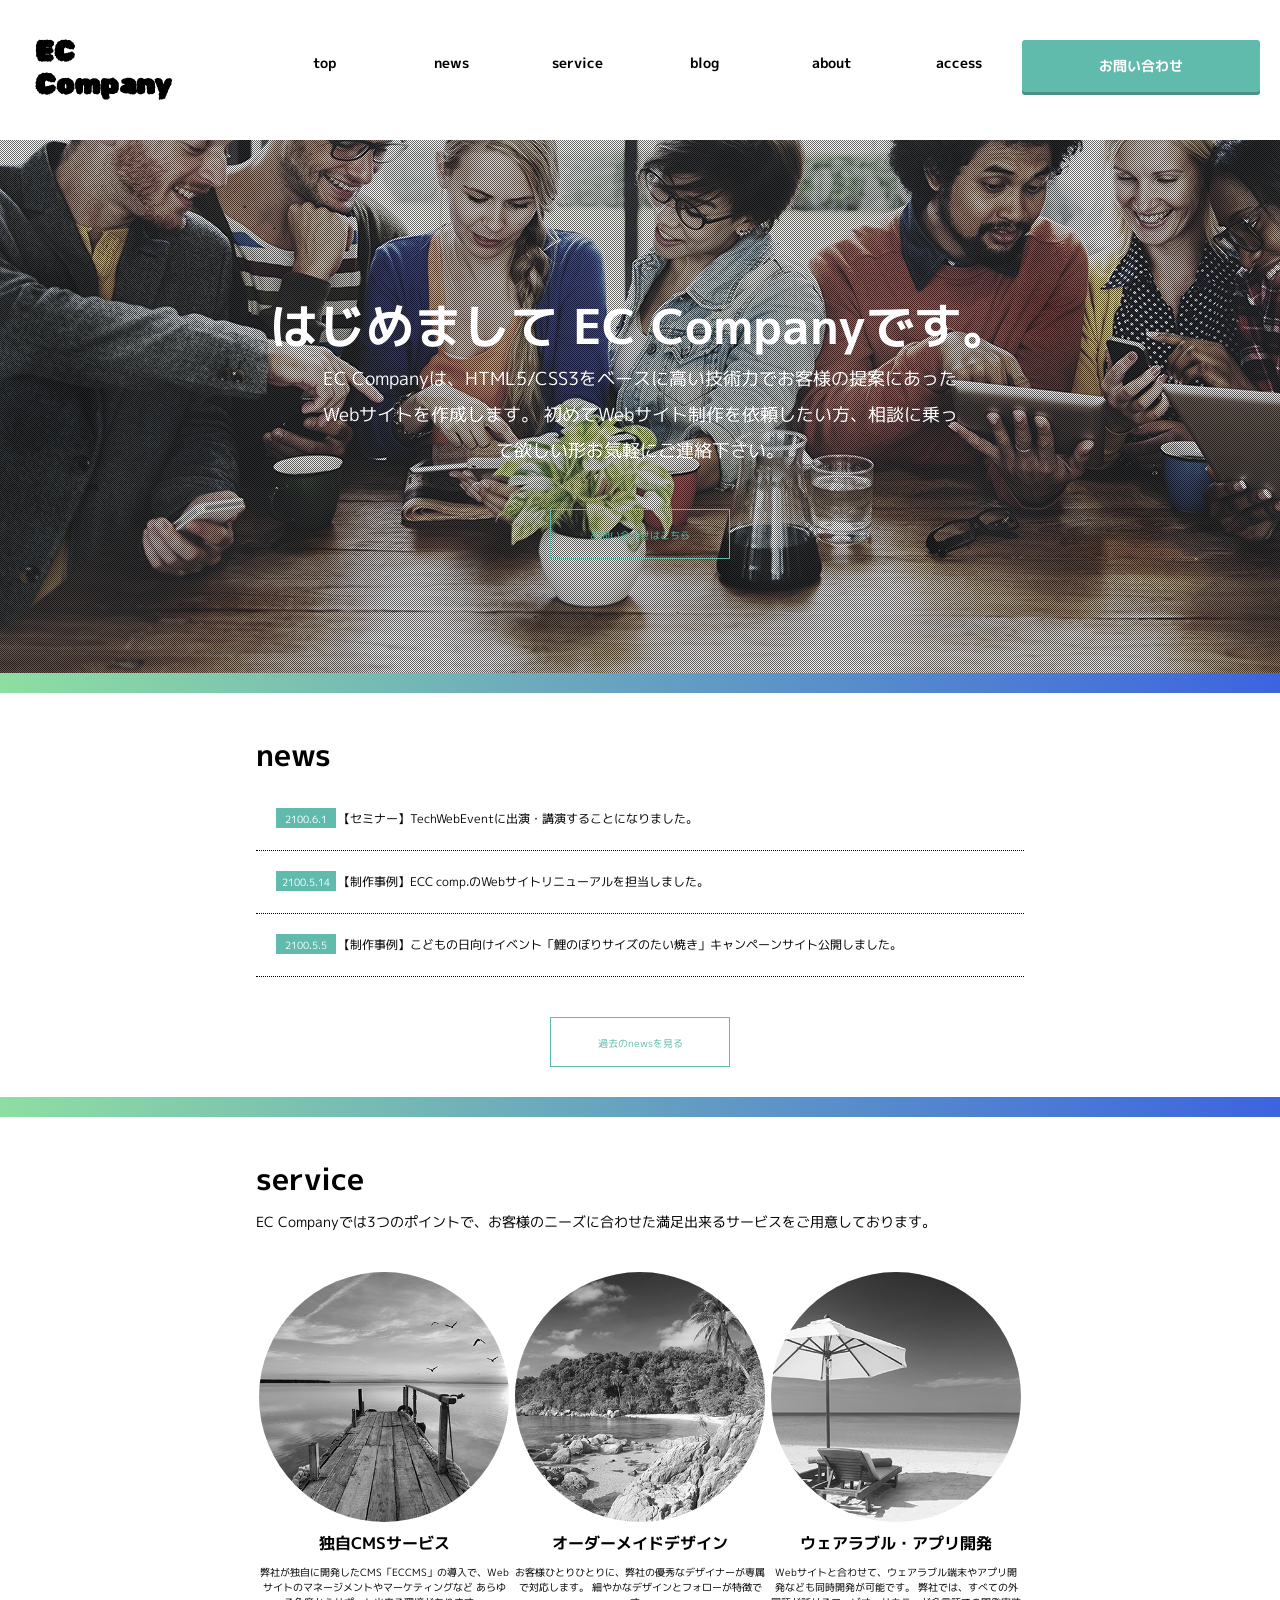
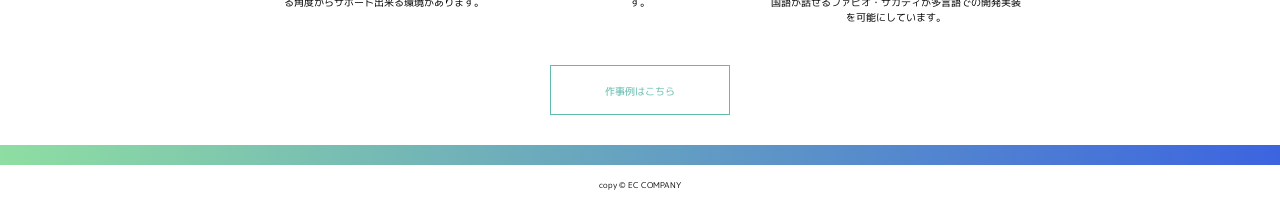
<file: work07.html>
<!DOCTYPE html>
<html lang="ja" prefix="og: http://ogp.me/ns# fb: http://ogp.me/ns/fb# article: http://ogp.me/ns/article#">

<head>
  <meta charset="utf-8">
  <meta http-equiv="X-UA-Compatible" content="ie=edge">
  <meta name="viewport" content="width=device-width,initial-scale=1.0,minimum-scale=1.0">
  <meta name="format-detection" content="telephone=no">
  <meta name="keywords" content="">
  <meta name="description" content="ここに説明文を設定">
  <title>EC Company （103代目）Webテクノロジー会社</title>
  <meta name="twitter:card" content="summary">
  <meta name="twitter:site" content="@twitteraccount">
  <meta property="og:site_name" content="サイト名">
  <meta property="og:title" content="サイトタイトル">
  <meta property="og:description" content="サイト説明文">
  <meta property="og:url" content="https://hoge.ecc.com/">
  <meta property="og:image" content="https://hoge.ecc.com/ogp.png">
  <meta property="og:type" content="website">
  <link rel="preconnect" href="https://fonts.googleapis.com">
  <link rel="preconnect" href="https://fonts.gstatic.com" crossorigin>
  <link href="https://fonts.googleapis.com/css2?family=Rubik+Bubbles&display=swap" rel="stylesheet">
  <link href="https://fonts.googleapis.com/css2?family=M+PLUS+1p:wght@100;300;400;500;700;800;900&display=swap"
    rel="stylesheet">
  <link rel="shortcut icon" href="http://www.hoge.hoge/favicon.ico" type="image/vnd.microsoft.icon">
  <link rel="apple-touch-icon" href="http://www.hoge.hoge/logo.png">
  <link rel="stylesheet" href="css/ress.css">
  <link rel="stylesheet" href="css/work07.css">
</head>

<body>
  <header>
    <h1><a href="#!">EC<br>Company</a></h1>
    <nav>
      <ul>
        <li><a href="#!">top</a></li>
        <li><a href="#!">news</a></li>
        <li><a href="#!">service</a></li>
        <li><a href="#!">blog</a></li>
        <li><a href="#!">about</a></li>
        <li><a href="#!">access</a></li>
      </ul>
      <p><a href="#!">お問い合わせ</a></p>
      <button type="button" class="zdo_drawer_button">
        <span class="zdo_drawer_bar zdo_drawer_bar1"></span>
        <span class="zdo_drawer_bar zdo_drawer_bar2"></span>
        <span class="zdo_drawer_bar zdo_drawer_bar3"></span>
        <span class="zdo_drawer_menu_text zdo_drawer_text">MENU</span>
        <span class="zdo_drawer_close zdo_drawer_text">CLOSE</span>
      </button>
      <div class="menuDisplay">
        <ul class="menu">
          <li><a href="#!">top</a></li>
          <li><a href="#!">news</a></li>
          <li><a href="#!">service</a></li>
          <li><a href="#!">blog</a></li>
          <li><a href="#!">about</a></li>
          <li><a href="#!">access</a></li>
        </ul>
    </div>
    </nav>
  </header>
  <main>
    <div class="mainVisual">
      <section>
        <h2>はじめまして EC Companyです。</h2>
        <p>EC Companyは、HTML5/CSS3をベースに高い技術力でお客様の提案にあったWebサイトを作成します。 初めてWebサイト制作を依頼したい方、相談に乗って欲しい形お気軽にご連絡下さい。</p>
        <p><a href="#!">お問い合わせはこちら</a></p>
      </section>
    </div>
    <section>
      <div class="news">
        <h3>news</h3>
        <ul>
          <li>
            <article>
              <a href="#!">
                <time datetime="2100-6-1">2100.6.1</time>
                <h3>【セミナー】TechWebEventに出演・講演することになりました。</h3>
              </a>
            </article>
          </li>
          <li>
            <article>
              <a href="#!">
                <time datetime="2100-5-14">2100.5.14</time>
                <h3>【制作事例】ECC comp.のWebサイトリニューアルを担当しました。</h3>
              </a>
            </article>
          </li>
          <li>
            <article>
              <a href="#!">
                <time datetime="2100-5-5">2100.5.5</time>
                <h3>【制作事例】こどもの日向けイベント「鯉のぼりサイズのたい焼き」キャンペーンサイト公開しました。</h3>
              </a>
            </article>
          </li>
        </ul>
        <p><a href="#!">過去のnewsを見る</a></p>
      </div>
    </section>
    <section>
      <div class="service">
        <h3>service</h3>
        <p>EC Companyでは3つのポイントで、お客様のニーズに合わせた満足出来るサービスをご用意しております。</p>
        <div class="cardFlex">
          <section>
            <a href="#!">
              <div class="card">
                <figure><img src="img/07_img_photo_01.jpg" alt="独自CMSサービス"></figure>
                <h4>独自CMSサービス</h4>
                <p>弊社が独自に開発したCMS「ECCMS」の導入で、Webサイトのマネージメントやマーケティングなど あらゆる角度からサポート出来る環境があります。</p>
              </div>
            </a>
          </section>
          <section>
            <a href="#!">
              <div class="card">
                <figure><img src="img/07_img_photo_02.jpg" alt="オーダーメイドデザイン"></figure>
                <h4>オーダーメイドデザイン</h4>
                <p>お客様ひとりひとりに、弊社の優秀なデザイナーが専属で対応します。 細やかなデザインとフォローが特徴です。</p>
              </div>
            </a>
          </section>
          <section>
            <a href="#!">
              <div class="card">
                <figure><img src="img/07_img_photo_03.jpg" alt="ウェアラブル・アプリ開発"></figure>
                <h4>ウェアラブル・アプリ開発</h4>
                <p>Webサイトと合わせて、ウェアラブル端末やアプリ開発なども同時開発が可能です。 弊社では、すべての外国語が話せるファビオ・サカティが多言語での開発実装を可能にしています。</p>
              </div>
            </a>
          </section>
        </div>
        <p><a href="#!">作事例はこちら</a></p>
      </div>
    </section>
  </main>
  <footer>
    <p><small>copy &copy; EC COMPANY</small></p>
  </footer>
  <script>
    const button = document.querySelector('.zdo_drawer_button');
    const menu = document.querySelector(".menuDisplay")
    button.addEventListener('click', () => {
      button.classList.toggle('active');
      menu.classList.toggle("act")
    });
  </script>
</body>

</html>
</file>
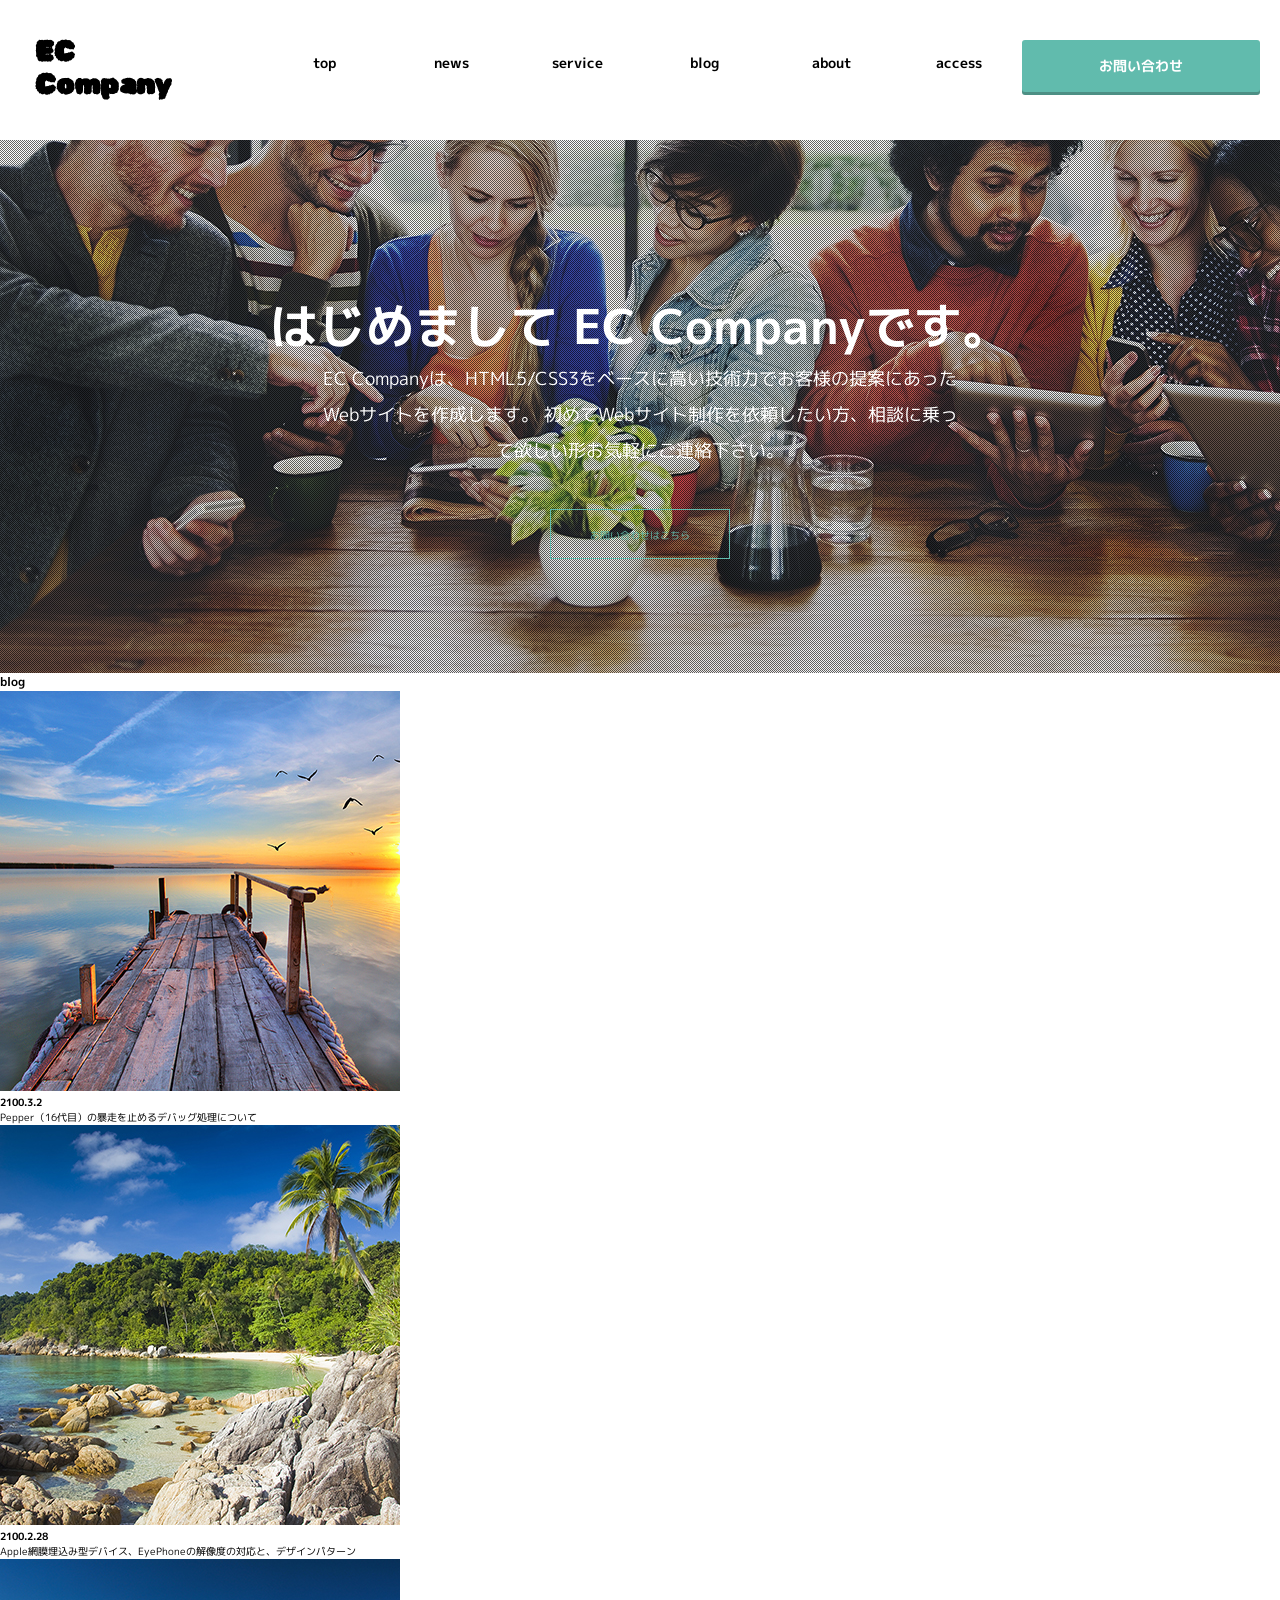
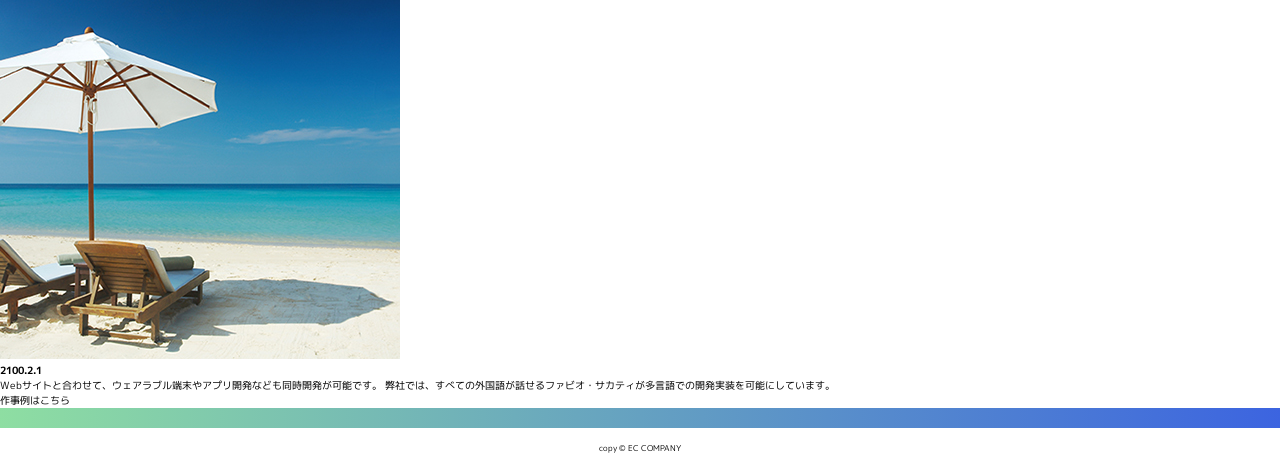
<file: work07_2.html>
<!DOCTYPE html>
<html lang="ja" prefix="og: http://ogp.me/ns# fb: http://ogp.me/ns/fb# article: http://ogp.me/ns/article#">

<head>
  <meta charset="utf-8">
  <meta http-equiv="X-UA-Compatible" content="ie=edge">
  <meta name="viewport" content="width=device-width,initial-scale=1.0,minimum-scale=1.0">
  <meta name="format-detection" content="telephone=no">
  <meta name="keywords" content="">
  <meta name="description" content="ここに説明文を設定">
  <title>EC Company （103代目）Webテクノロジー会社</title>
  <meta name="twitter:card" content="summary">
  <meta name="twitter:site" content="@twitteraccount">
  <meta property="og:site_name" content="サイト名">
  <meta property="og:title" content="サイトタイトル">
  <meta property="og:description" content="サイト説明文">
  <meta property="og:url" content="https://hoge.ecc.com/">
  <meta property="og:image" content="https://hoge.ecc.com/ogp.png">
  <meta property="og:type" content="website">
  <link rel="preconnect" href="https://fonts.googleapis.com">
  <link rel="preconnect" href="https://fonts.gstatic.com" crossorigin>
  <link href="https://fonts.googleapis.com/css2?family=Rubik+Bubbles&display=swap" rel="stylesheet">
  <link href="https://fonts.googleapis.com/css2?family=M+PLUS+1p:wght@100;300;400;500;700;800;900&display=swap"
    rel="stylesheet">
  <link rel="shortcut icon" href="http://www.hoge.hoge/favicon.ico" type="image/vnd.microsoft.icon">
  <link rel="apple-touch-icon" href="http://www.hoge.hoge/logo.png">
  <link rel="stylesheet" href="css/ress.css">
  <link rel="stylesheet" href="css/work07.css">
</head>

<body>
  <header>
    <h1><a href="#!">EC<br>Company</a></h1>
    <nav>
      <ul>
        <li><a href="#!">top</a></li>
        <li><a href="#!">news</a></li>
        <li><a href="#!">service</a></li>
        <li><a href="#!">blog</a></li>
        <li><a href="#!">about</a></li>
        <li><a href="#!">access</a></li>
      </ul>
      <p><a href="#!">お問い合わせ</a></p>
      <button type="button" class="zdo_drawer_button">
        <span class="zdo_drawer_bar zdo_drawer_bar1"></span>
        <span class="zdo_drawer_bar zdo_drawer_bar2"></span>
        <span class="zdo_drawer_bar zdo_drawer_bar3"></span>
        <span class="zdo_drawer_menu_text zdo_drawer_text">MENU</span>
        <span class="zdo_drawer_close zdo_drawer_text">CLOSE</span>
      </button>
      <div class="menuDisplay">
        <ul class="menu">
          <li><a href="#!">top</a></li>
          <li><a href="#!">news</a></li>
          <li><a href="#!">service</a></li>
          <li><a href="#!">blog</a></li>
          <li><a href="#!">about</a></li>
          <li><a href="#!">access</a></li>
        </ul>
      </div>
    </nav>
  </header>
  <main>
    <div class="mainVisual">
      <section>
        <h2>はじめまして EC Companyです。</h2>
        <p>EC Companyは、HTML5/CSS3をベースに高い技術力でお客様の提案にあったWebサイトを作成します。 初めてWebサイト制作を依頼したい方、相談に乗って欲しい形お気軽にご連絡下さい。</p>
        <p><a href="#!">お問い合わせはこちら</a></p>
      </section>
    </div>


    <section>
      <div class="blog">
        <h3>blog</h3>
        <div class="cardFlex">
          <section>
            <a href="#!">
              <div class="card">
                <figure><img src="img/07_img_photo_01.jpg" alt="Pepper（16代目）の暴走を止めるデバッグ処理について"></figure>
                <h4><time datetime="2100-03-02">2100.3.2</time></h4>
                <p>Pepper（16代目）の暴走を止めるデバッグ処理について</p>
              </div>
            </a>
          </section>
          <section>
            <a href="#!">
              <div class="card">
                <figure><img src="img/07_img_photo_02.jpg" alt="オーダーメイドデザイン"></figure>
                <h4><time datetime="2100-02-28">2100.2.28</time></h4>
                <p>Apple網膜埋込み型デバイス、EyePhoneの解像度の対応と、デザインパターン</p>
              </div>
            </a>
          </section>
          <section>
            <a href="#!">
              <div class="card">
                <figure><img src="img/07_img_photo_03.jpg" alt="ウェアラブル・アプリ開発"></figure>
                <h4><time datetime="2100-02-01">2100.2.1</time></h4>
                <p>Webサイトと合わせて、ウェアラブル端末やアプリ開発なども同時開発が可能です。 弊社では、すべての外国語が話せるファビオ・サカティが多言語での開発実装を可能にしています。</p>
              </div>
            </a>
          </section>
        </div>
        <p><a href="#!">作事例はこちら</a></p>
      </div>
    </section>



  </main>
  <footer>
    <p><small>copy &copy; EC COMPANY</small></p>
  </footer>
  <script>
    const button = document.querySelector('.zdo_drawer_button');
    const menu = document.querySelector(".menuDisplay")
    button.addEventListener('click', () => {
      button.classList.toggle('active');
      menu.classList.toggle("act")
    });
  </script>
</body>

</html>
</file>
<file: css/sample03.css>
/*!
 * ress.css • v1.1.2
 * MIT License
 * github.com/filipelinhares/ress
 */
html {
  box-sizing: border-box;
  overflow-y: scroll;
  -webkit-text-size-adjust: 100%
}

*,
::before,
::after {
  box-sizing: inherit
}

::before,
::after {
  text-decoration: inherit;
  vertical-align: inherit
}

* {
  background-repeat: no-repeat;
  padding: 0;
  margin: 0
}

audio:not([controls]) {
  display: none;
  height: 0
}

hr {
  overflow: visible
}

article,
aside,
details,
figcaption,
figure,
footer,
header,
main,
menu,
nav,
section,
summary {
  display: block
}

summary {
  display: list-item
}

small {
  font-size: 80%
}

[hidden],
template {
  display: none
}

abbr[title] {
  border-bottom: 1px dotted;
  text-decoration: none
}

a {
  background-color: transparent;
  -webkit-text-decoration-skip: objects
}

a:active,
a:hover {
  outline-width: 0
}

code,
kbd,
pre,
samp {
  font-family: monospace, monospace
}

b,
strong {
  font-weight: bolder
}

dfn {
  font-style: italic
}

mark {
  background-color: #ff0;
  color: #000
}

sub,
sup {
  font-size: 75%;
  line-height: 0;
  position: relative;
  vertical-align: baseline
}

sub {
  bottom: -0.25em
}

sup {
  top: -0.5em
}

input {
  border-radius: 0
}

button,
[type="button"],
[type="reset"],
[type="submit"],
[role="button"] {
  cursor: pointer
}

[disabled] {
  cursor: default
}

[type="number"] {
  width: auto
}

[type="search"] {
  -webkit-appearance: textfield
}

[type="search"]::-webkit-search-cancel-button,
[type="search"]::-webkit-search-decoration {
  -webkit-appearance: none
}

textarea {
  overflow: auto;
  resize: vertical
}

button,
input,
optgroup,
select,
textarea {
  font: inherit
}

optgroup {
  font-weight: bold
}

button {
  overflow: visible
}

button::-moz-focus-inner,
[type="button"]::-moz-focus-inner,
[type="reset"]::-moz-focus-inner,
[type="submit"]::-moz-focus-inner {
  border-style: 0;
  padding: 0
}

button:-moz-focusring,
[type="button"]::-moz-focus-inner,
[type="reset"]::-moz-focus-inner,
[type="submit"]::-moz-focus-inner {
  outline: 1px dotted ButtonText
}

button,
html [type="button"],
[type="reset"],
[type="submit"] {
  -webkit-appearance: button
}

button,
select {
  text-transform: none
}

button,
input,
select,
textarea {
  background-color: transparent;
  border-style: none;
  color: inherit
}

select {
  -moz-appearance: none;
  -webkit-appearance: none
}

select::-ms-expand {
  display: none
}

select::-ms-value {
  color: currentColor
}

legend {
  border: 0;
  color: inherit;
  display: table;
  max-width: 100%;
  white-space: normal
}

::-webkit-file-upload-button {
  -webkit-appearance: button;
  font: inherit
}

[type="search"] {
  -webkit-appearance: textfield;
  outline-offset: -2px
}

img {
  border-style: none
}

progress {
  vertical-align: baseline
}

svg:not(:root) {
  overflow: hidden
}

audio,
canvas,
progress,
video {
  display: inline-block
}

@media screen {
  [hidden~="screen"] {
    display: inherit
  }

  [hidden~="screen"]:not(:active):not(:focus):not(:target) {
    position: absolute !important;
    clip: rect(0 0 0 0) !important
  }
}

[aria-busy="true"] {
  cursor: progress
}

[aria-controls] {
  cursor: pointer
}

[aria-disabled] {
  cursor: default
}

::-moz-selection {
  background-color: #b3d4fc;
  color: #000;
  text-shadow: none
}

::selection {
  background-color: #b3d4fc;
  color: #000;
  text-shadow: none
}

html {
  font-size: 62.5%
}

html,
body {
  width: 100%;
  height: 100%
}

body {
  font-family: -apple-system, BlinkMacSystemFont, "Helvetica Neue", "Segoe UI", "Roboto", "ヒラギノ角ゴシック", "Hiragino Kaku Gothic ProN", Meiryo, sans-serif;
  box-sizing: border-box;
  background-color: #fff
}

ul {
  list-style: none
}

p {
  font-size: 1.6rem;
  line-height: 2.0
}

img {
  width: 100%
}

a:link,
a:visited {
  color: #333;
  text-decoration: none
}

a:hover {
  color: #666
}

ul {
  list-style: none
}

header {
  background-color: #333;
  padding: 1rem
}

header h1 {
  color: #FFF
}

main {
  width: 100%;
  display: flex;
  flex-wrap: wrap
}

main .box {
  min-width: 300px;
  flex-shrink: 1;
  flex-grow: 1;
  margin: 20px;
  padding: 20px;
  border: dotted 1px #333
}

main .box h2 {
  margin: 0.4rem 0
}

main .box h3 {
  margin-top: 1rem;
  margin-bottom: 0.4rem
}

main .box ul {
  list-style: disc
}

main .box li {
  margin: 1rem 0;
  font-size: 1.2rem
}

footer {
  width: 100%;
  text-align: center
}
</file>
<file: css/sample03_selector.css>
@charset "UTF-8";

.sample3_1 section p {
  color: tomato;
}

.sample3_1 section:hover p {
  color: skyblue;
}

/* h2に隣接するpタグに対して指定 */
.sample3_2 section h2+p {
  color: tomato;
}

/* h2以降のpタグに対して指定 */
.sample3_3 section h2 ~ p {
  color: tomato;
}

/* []内に含まれる属性を持つ要素 */
.sample3_4 input[type="text"] {
  border:solid 1px tomato;
}

/* ^(ハット記号)をつけると、最初の文字が○○の要素 */
.sample3_4 a[href^="#"] {
  border:solid 1px tomato;
}
.sample3_4 a[href^="http"] {
  border:solid 1px skyblue;
}

.sample3_5 ul>li:first-child {
  color: tomato;
}

.sample3_5 ol>li:last-child {
  color: skyblue;
}

.sample3_6 li:nth-child(2n) {
  color: tomato;
}

.sample3_7 li:nth-child(2n){
  color: aqua;
}

.sample3_7 li:nth-child(2n+1){
  color: red;
}

.sample3_7 li:nth-child(3n){
  color: palegreen;
}

.sample3_8 p:nth-of-type(even) {
  color: aqua;
}

.sample3_8 p:nth-of-type(odd) {
  color: red;
}
</file>
<file: css/sample04.css>
/*!
 * ress.css • v1.1.2
 * MIT License
 * github.com/filipelinhares/ress
 */
html {
  box-sizing: border-box;
  overflow-y: scroll;
  -webkit-text-size-adjust: 100%
}

*,
::before,
::after {
  box-sizing: inherit
}

::before,
::after {
  text-decoration: inherit;
  vertical-align: inherit
}

* {
  background-repeat: no-repeat;
  padding: 0;
  margin: 0
}

audio:not([controls]) {
  display: none;
  height: 0
}

hr {
  overflow: visible
}

article,
aside,
details,
figcaption,
figure,
footer,
header,
main,
menu,
nav,
section,
summary {
  display: block
}

summary {
  display: list-item
}

small {
  font-size: 80%
}

[hidden],
template {
  display: none
}

abbr[title] {
  border-bottom: 1px dotted;
  text-decoration: none
}

a {
  background-color: transparent;
  -webkit-text-decoration-skip: objects
}

a:active,
a:hover {
  outline-width: 0
}

code,
kbd,
pre,
samp {
  font-family: monospace, monospace
}

b,
strong {
  font-weight: bolder
}

dfn {
  font-style: italic
}

mark {
  background-color: #ff0;
  color: #000
}

sub,
sup {
  font-size: 75%;
  line-height: 0;
  position: relative;
  vertical-align: baseline
}

sub {
  bottom: -0.25em
}

sup {
  top: -0.5em
}

input {
  border-radius: 0
}

button,
[type="button"],
[type="reset"],
[type="submit"],
[role="button"] {
  cursor: pointer
}

[disabled] {
  cursor: default
}

[type="number"] {
  width: auto
}

[type="search"] {
  -webkit-appearance: textfield
}

[type="search"]::-webkit-search-cancel-button,
[type="search"]::-webkit-search-decoration {
  -webkit-appearance: none
}

textarea {
  overflow: auto;
  resize: vertical
}

button,
input,
optgroup,
select,
textarea {
  font: inherit
}

optgroup {
  font-weight: bold
}

button {
  overflow: visible
}

button::-moz-focus-inner,
[type="button"]::-moz-focus-inner,
[type="reset"]::-moz-focus-inner,
[type="submit"]::-moz-focus-inner {
  border-style: 0;
  padding: 0
}

button:-moz-focusring,
[type="button"]::-moz-focus-inner,
[type="reset"]::-moz-focus-inner,
[type="submit"]::-moz-focus-inner {
  outline: 1px dotted ButtonText
}

button,
html [type="button"],
[type="reset"],
[type="submit"] {
  -webkit-appearance: button
}

button,
select {
  text-transform: none
}

button,
input,
select,
textarea {
  background-color: transparent;
  border-style: none;
  color: inherit
}

select {
  -moz-appearance: none;
  -webkit-appearance: none
}

select::-ms-expand {
  display: none
}

select::-ms-value {
  color: currentColor
}

legend {
  border: 0;
  color: inherit;
  display: table;
  max-width: 100%;
  white-space: normal
}

::-webkit-file-upload-button {
  -webkit-appearance: button;
  font: inherit
}

[type="search"] {
  -webkit-appearance: textfield;
  outline-offset: -2px
}

img {
  border-style: none
}

progress {
  vertical-align: baseline
}

svg:not(:root) {
  overflow: hidden
}

audio,
canvas,
progress,
video {
  display: inline-block
}

@media screen {
  [hidden~="screen"] {
    display: inherit
  }

  [hidden~="screen"]:not(:active):not(:focus):not(:target) {
    position: absolute !important;
    clip: rect(0 0 0 0) !important
  }
}

[aria-busy="true"] {
  cursor: progress
}

[aria-controls] {
  cursor: pointer
}

[aria-disabled] {
  cursor: default
}

::-moz-selection {
  background-color: #b3d4fc;
  color: #000;
  text-shadow: none
}

::selection {
  background-color: #b3d4fc;
  color: #000;
  text-shadow: none
}

html {
  font-size: 62.5%
}

html,
body {
  width: 100%;
  height: 100%
}

body {
  font-family: -apple-system, BlinkMacSystemFont, "Helvetica Neue", "Segoe UI", "Roboto", "ヒラギノ角ゴシック", "Hiragino Kaku Gothic ProN", Meiryo, sans-serif;
  box-sizing: border-box;
  background-color: #fff
}

ul {
  list-style: none
}

p {
  font-size: 1.6rem;
  line-height: 2.0
}

img {
  width: 100%
}

a:link,
a:visited {
  color: #333;
  text-decoration: none
}

a:hover {
  color: #666
}

ul {
  list-style: none
}

header {
  background-color: #333;
  padding: 1rem
}

header h1 {
  color: #FFF
}

main {
  width: 100%;
  display: flex;
  flex-wrap: wrap
}

main .box {
  min-width: 300px;
  flex-shrink: 1;
  flex-grow: 1;
  margin: 20px;
  padding: 20px;
  border: dotted 1px #333
}

main .box h2 {
  margin: 0.4rem 0
}

main .box h3 {
  margin-top: 1rem;
  margin-bottom: 0.4rem
}

main .box ul {
  list-style: disc
}

main .box li {
  margin: 1rem 0;
  font-size: 1.2rem
}

footer {
  width: 100%;
  text-align: center
}
</file>
<file: css/sample04_css.css>
/*
case1.opacity
画像に対して不透明度の設定を行う。
*/
.sample4_1{
  background: #333;
}

.sample4_1 p{
  opacity: .5;
}

/*
case2.background-image
1つの要素に対して複数の画像の設定を行う。
複数の画像を設置する場合、各画像に対して
位置指定なども行う事に注意
*/

.sample4_2 .imgWrap{
  width: 230px;
  height: 230px;
  margin: 20px auto;
  background: url("../img/sample4_background_img.png") , url("../img/sample4_opacity.jpg");
  border-radius: 5%;
}

/*
case3.background-size
背景画像のサイズを変更する。
*/
.sample4_3{
  background: url("../img/sample4_background_img.png");
  background-repeat: no-repeat;
  /* background-size: cover;
  coverにすると、画像は最大限の大きさで表示されて、はみ出た部分は見えなくなる*/
background-size: contain;
/* background-size: contain;
にすると、画像は幅高さ内に収まるように配置される。初期では左上基準なので真ん中には来ない。*/
background-position: right bottom;
}

/*
case4.box-shadow / text-shadow
ドロップシャドウの設定。
文字と要素でプロパティ名が違うので注意
*/
.sample4_4 .shadowWrap{
  padding: 20px;
border:solid 1px tomato;
box-shadow: 3px 3px 6px #000;
}
.sample4_4 h3{
  font-size: 1.8rem;

}

/*
case5.border-radius
ボーダーのエッジの設定（角丸）
*/
.sample4_5 .radiusWrap{
  width: 250px;
  height: 250px;
}
.sample4_5 img{
/* border-radius: 50%; */
border-radius: 10px 0 0 10px;
}

/*
case6.linear-gradient
グラデーションの設定
*/
.sample4_6{
  position: relative;
  height: 300px;
  background-image: linear-gradient(to left ,tomato ,skyblue);
}

.gradientWrap {
  position: absolute;
  left: 0;
  right: 0;
  top: 0;
  bottom: 0;
  margin: auto;
/* 縦横中央表示にする。すべての方向0にして親要素にrelative */
  border:solid 1px tomato;
  width: 100px;
  height: 100px;
}
</file>
<file: css/sample05.css>
/*!
 * ress.css • v1.1.2
 * MIT License
 * github.com/filipelinhares/ress
 */
html {
  box-sizing: border-box;
  overflow-y: scroll;
  -webkit-text-size-adjust: 100%
}

*,
::before,
::after {
  box-sizing: inherit
}

::before,
::after {
  text-decoration: inherit;
  vertical-align: inherit
}

* {
  background-repeat: no-repeat;
  padding: 0;
  margin: 0
}

audio:not([controls]) {
  display: none;
  height: 0
}

hr {
  overflow: visible
}

article,
aside,
details,
figcaption,
figure,
footer,
header,
main,
menu,
nav,
section,
summary {
  display: block
}

summary {
  display: list-item
}

small {
  font-size: 80%
}

[hidden],
template {
  display: none
}

abbr[title] {
  border-bottom: 1px dotted;
  text-decoration: none
}

a {
  background-color: transparent;
  -webkit-text-decoration-skip: objects
}

a:active,
a:hover {
  outline-width: 0
}

code,
kbd,
pre,
samp {
  font-family: monospace, monospace
}

b,
strong {
  font-weight: bolder
}

dfn {
  font-style: italic
}

mark {
  background-color: #ff0;
  color: #000
}

sub,
sup {
  font-size: 75%;
  line-height: 0;
  position: relative;
  vertical-align: baseline
}

sub {
  bottom: -0.25em
}

sup {
  top: -0.5em
}

input {
  border-radius: 0
}

button,
[type="button"],
[type="reset"],
[type="submit"],
[role="button"] {
  cursor: pointer
}

[disabled] {
  cursor: default
}

[type="number"] {
  width: auto
}

[type="search"] {
  -webkit-appearance: textfield
}

[type="search"]::-webkit-search-cancel-button,
[type="search"]::-webkit-search-decoration {
  -webkit-appearance: none
}

textarea {
  overflow: auto;
  resize: vertical
}

button,
input,
optgroup,
select,
textarea {
  font: inherit
}

optgroup {
  font-weight: bold
}

button {
  overflow: visible
}

button::-moz-focus-inner,
[type="button"]::-moz-focus-inner,
[type="reset"]::-moz-focus-inner,
[type="submit"]::-moz-focus-inner {
  border-style: 0;
  padding: 0
}

button:-moz-focusring,
[type="button"]::-moz-focus-inner,
[type="reset"]::-moz-focus-inner,
[type="submit"]::-moz-focus-inner {
  outline: 1px dotted ButtonText
}

button,
html [type="button"],
[type="reset"],
[type="submit"] {
  -webkit-appearance: button
}

button,
select {
  text-transform: none
}

button,
input,
select,
textarea {
  background-color: transparent;
  border-style: none;
  color: inherit
}

select {
  -moz-appearance: none;
  -webkit-appearance: none
}

select::-ms-expand {
  display: none
}

select::-ms-value {
  color: currentColor
}

legend {
  border: 0;
  color: inherit;
  display: table;
  max-width: 100%;
  white-space: normal
}

::-webkit-file-upload-button {
  -webkit-appearance: button;
  font: inherit
}

[type="search"] {
  -webkit-appearance: textfield;
  outline-offset: -2px
}

img {
  border-style: none
}

progress {
  vertical-align: baseline
}

svg:not(:root) {
  overflow: hidden
}

audio,
canvas,
progress,
video {
  display: inline-block
}

@media screen {
  [hidden~="screen"] {
    display: inherit
  }

  [hidden~="screen"]:not(:active):not(:focus):not(:target) {
    position: absolute !important;
    clip: rect(0 0 0 0) !important
  }
}

[aria-busy="true"] {
  cursor: progress
}

[aria-controls] {
  cursor: pointer
}

[aria-disabled] {
  cursor: default
}

::-moz-selection {
  background-color: #b3d4fc;
  color: #000;
  text-shadow: none
}

::selection {
  background-color: #b3d4fc;
  color: #000;
  text-shadow: none
}

html {
  font-size: 62.5%
}

html,
body {
  width: 100%;
  height: 100%
}

body {
  font-family: -apple-system, BlinkMacSystemFont, "Helvetica Neue", "Segoe UI", "Roboto", "ヒラギノ角ゴシック", "Hiragino Kaku Gothic ProN", Meiryo, sans-serif;
  box-sizing: border-box;
  background-color: #fff
}

ul {
  list-style: none
}

p {
  font-size: 1.6rem;
  line-height: 2.0
}

img {
  width: 100%
}

a:link,
a:visited {
  color: #333;
  text-decoration: none
}

a:hover {
  color: #666
}

ul {
  list-style: none
}

header {
  background-color: #333;
  padding: 1rem
}

header h1 {
  color: #FFF
}

main {
  width: 100%;
  display: flex;
  flex-wrap: nowrap;
  flex-direction: column
}

main .box {
  min-width: 300px;
  flex-shrink: 1;
  flex-grow: 1;
  margin: 20px;
  padding: 20px;
  border: dotted 1px #333
}

main .box h2 {
  margin: 0.4rem 0
}

main .box h3 {
  font-size: 1.2rem;
  margin-top: 1rem;
  margin-bottom: 1rem
}

main .box ul {
  list-style: disc
}

main .box li {
  margin: 1rem 0;
  font-size: 1.2rem
}

.sample5_4,
.sample5_5 {
  height: 250px
}

.sample5_6 {
  height: 400px
}

.sample5_7 {
  height: 500px
}

div.transformCh2 {
  position: relative;
  padding: 0;
  height: 180px
}

div.transformCh2 h2 {
  margin: 0
}

div.transformCh2 p {
  margin: 0;
  height: 40px;
  text-align: center
}

div.transformCh2 .msg {
  font-weight: bold;
  position: absolute;
  left: 0;
  top: 0;
  bottom: 0;
  right: 0;
  font-size: 5rem;
  margin: auto;
  z-index: 0;
  line-height: inherit
}

div.trans3D {
  height: 400px
}

footer {
  width: 100%;
  text-align: center
}
</file>
<file: css/sample05_animation.css>
/*
sample5 - animation
CSSで設定するアニメーション方法をサンプルファイルを通じて
学習しましょう。
*/


/*
case1. transitionの設定:背景色の変更
*/

.t1 {
  width: 50px;
  height: 50px;
  line-height: 50px;
  text-align: center;
  color: #FFF;
  font-weight: bold;
  background: #2CCFB1;
  /*transitonの設定*/

}

.t1:hover {}

/*
case2. transitionの設定:要素の幅変更
*/

.t2 {
  width: 50px;
  height: 50px;
  line-height: 50px;
  text-align: center;
  color: #FFF;
  font-weight: bold;
  background: #2CCFB1;
  /*transitonの設定*/

}

.t2:hover {}


/*
case3. transitionの設定:delayの幅変更
*/

.t3 {
  width: 50px;
  height: 50px;
  line-height: 50px;
  text-align: center;
  color: #FFF;
  font-weight: bold;
  background: #2CCFB1;
  /*transitonの設定*/

}

.t3:hover {}


/*
case4. animationの設定
*/

.a1 {
  display: table-cell;
  width: 50px;
  height: 50px;
  vertical-align: middle;
  text-align: center;
  color: #FFF;
  font-weight: bold;
  background: #2CCFB1;
  /*animationの設定*/

}


/*
case5. animationの設定
animation-fill-mode
animation-direction
animation-interaction-count
など設定を追加してみる
※ 通常はanimationプロパティに一括で指定がベターです。
*/
.a2 {
  display: table-cell;
  width: 50px;
  height: 50px;
  vertical-align: middle;
  text-align: center;
  color: #FFF;
  font-weight: bold;
  background: #2CCFB1;
  /*animationの設定*/

}


/*
case6. animationの設定
a3クラスを反時計回りに移動させてみましょう
*/

.a3 {
  width: 50px;
  height: 50px;
  line-height: 50px;
  text-align: center;
  color: #FFF;
  font-weight: bold;
  background: #2CCFB1;
  position: relative;
  top: 0;
  left: 0;
  /*animationの設定*/

}



/*
case7. コマ送りアニメーション
a4クラス:hover状態でコマ送りアニメーションを設定する
*/

.a4 {
  width: 200px;
  height: 300px;
  background: url("../img/sample5_anime.jpg") no-repeat;
  /*animationの設定*/

}

.a4:hover {}
</file>
<file: css/sample05_transform.css>
/*
sample5 - transform
CSSで設定する要素の変形等の方法をサンプルファイルを通じて
学習しましょう。
*/


/*
case1. transfrom: 基本変形
*/

.tr1 {
  width: 75px;
  height: 75px;
  line-height: 75px;
  text-align: center;
  color: #FFF;
  font-weight: bold;
  background: #2CCFB1;
  /*transformの設定*/

}

/*
case2. transfrom: transitionとの組み合わせ
*/

.tr2 {
  width: 75px;
  height: 75px;
  line-height: 75px;
  text-align: center;
  color: #FFF;
  font-weight: bold;
  background: #2CCFB1;

}

.tr2:hover {}

/*
challenge1. transfrom: ちょっとチャレンジ
組み合わせ次第で色んな変形が可能
*/

.ch1Photo {
  margin: 50px;
  width: 200px;
  height: 200px;
  /*
  モノクロをカラーに変更する
  */

}

.ch1Photo:hover img {}

.ch1 img {
  width: 100%;
  border-radius: 100%;

}


/*
challenge2. transfrom: ちょっとチャレンジ
組み合わせ次第で色んな変形が可能
*/

.ch2 {
  position: absolute;
  z-index: 10;
  width: 100%;
  height: 100%;
  line-height: 75px;
  text-align: center;
  color: #FFF;
  font-weight: bold;
  background: #2CCFB1;

}

.transformCh2:hover .ch2 {}

/*
case3. transfrom: 3D表現
*/

.trBox {
  width: 150px;
  height: 150px;
  line-height: 150px;
  text-align: center;
  color: #FFF;
  font-weight: bold;
  background: #2CCFB1;
}

.tr3Wrap {
  position: relative;
  width: 150px;
  height: 150px;
  /* transform-styleの設定 */

}

.tr3Wrap:hover {}

.tr3L {
  position: absolute;

}

.tr3R {
  background: #FF6347;
  position: absolute;

}
</file>
<file: css/sample06.css>
/*!
 * ress.css • v1.1.2
 * MIT License
 * github.com/filipelinhares/ress
 */html{box-sizing:border-box;overflow-y:scroll;-webkit-text-size-adjust:100%}*,::before,::after{box-sizing:inherit}::before,::after{text-decoration:inherit;vertical-align:inherit}*{background-repeat:no-repeat;padding:0;margin:0}audio:not([controls]){display:none;height:0}hr{overflow:visible}article,aside,details,figcaption,figure,footer,header,main,menu,nav,section,summary{display:block}summary{display:list-item}small{font-size:80%}[hidden],template{display:none}abbr[title]{border-bottom:1px dotted;text-decoration:none}a{background-color:transparent;-webkit-text-decoration-skip:objects}a:active,a:hover{outline-width:0}code,kbd,pre,samp{font-family:monospace, monospace}b,strong{font-weight:bolder}dfn{font-style:italic}mark{background-color:#ff0;color:#000}sub,sup{font-size:75%;line-height:0;position:relative;vertical-align:baseline}sub{bottom:-0.25em}sup{top:-0.5em}input{border-radius:0}button,[type="button"],[type="reset"],[type="submit"],[role="button"]{cursor:pointer}[disabled]{cursor:default}[type="number"]{width:auto}[type="search"]{-webkit-appearance:textfield}[type="search"]::-webkit-search-cancel-button,[type="search"]::-webkit-search-decoration{-webkit-appearance:none}textarea{overflow:auto;resize:vertical}button,input,optgroup,select,textarea{font:inherit}optgroup{font-weight:bold}button{overflow:visible}button::-moz-focus-inner,[type="button"]::-moz-focus-inner,[type="reset"]::-moz-focus-inner,[type="submit"]::-moz-focus-inner{border-style:0;padding:0}button:-moz-focusring,[type="button"]::-moz-focus-inner,[type="reset"]::-moz-focus-inner,[type="submit"]::-moz-focus-inner{outline:1px dotted ButtonText}button,html [type="button"],[type="reset"],[type="submit"]{-webkit-appearance:button}button,select{text-transform:none}button,input,select,textarea{background-color:transparent;border-style:none;color:inherit}select{-moz-appearance:none;-webkit-appearance:none}select::-ms-expand{display:none}select::-ms-value{color:currentColor}legend{border:0;color:inherit;display:table;max-width:100%;white-space:normal}::-webkit-file-upload-button{-webkit-appearance:button;font:inherit}[type="search"]{-webkit-appearance:textfield;outline-offset:-2px}img{border-style:none}progress{vertical-align:baseline}svg:not(:root){overflow:hidden}audio,canvas,progress,video{display:inline-block}@media screen{[hidden~="screen"]{display:inherit}[hidden~="screen"]:not(:active):not(:focus):not(:target){position:absolute !important;clip:rect(0 0 0 0) !important}}[aria-busy="true"]{cursor:progress}[aria-controls]{cursor:pointer}[aria-disabled]{cursor:default}::-moz-selection{background-color:#b3d4fc;color:#000;text-shadow:none}::selection{background-color:#b3d4fc;color:#000;text-shadow:none}html{font-size:62.5%}html,body{width:100%;height:100%}body{font-family:-apple-system, BlinkMacSystemFont,"Helvetica Neue","Segoe UI","Roboto","ヒラギノ角ゴシック","Hiragino Kaku Gothic ProN",Meiryo,sans-serif;box-sizing:border-box;background-color:#fff}ul{list-style:none}p{font-size:1.6rem;line-height:2.0}img{width:100%}a:link,a:visited{color:#333;text-decoration:none}a:hover{color:#666}ul{list-style:none}header{background-color:#333;padding:1rem}header h1{color:#FFF}main{width:100%;padding:20px}main .box{min-width:100%;padding:20px;margin-bottom:20px;border:dotted 1px #333}main .box h2{margin:0.4rem 0}main .box h3{font-size:1.2rem;margin-top:1rem;margin-bottom:1rem}main .box ul{list-style:disc}main .box li{margin:1rem 0;font-size:1.2rem}.colorA{background-color:#c4da43}.colorB{background-color:#9cf}.colorC{background-color:#f13aa4}.colorD{background-color:#f1dd3a}.colorE{background-color:#f1653a}footer{width:100%;text-align:center}
</file>
<file: css/sample06_flex.css>
/*
case1. flexの設定
flexBoxWrapクラスにflexコンテナの設定を行う
*/

.sample6_1 .flexBox{
  padding: 20px;
  font-size: 1.6em;
}
.sample6_1 .flexBoxWrap{

}


/*
case2. flexの配置設定
設定したflexコンテナの配置方法を変更する
*/

.sample6_2 .flexBox{
  padding: 20px;
  font-size: 1.6em;
}
.sample6_2 .flexBoxWrap{
  height: 300px;
  border: solid 1px #333;

}


/*
case3. flexの折返し設定
設定したflexコンテナの折返し設定を行う
*/

.sample6_3 .flexBox{
  padding: 20px;
  font-size: 1.6em;
  width: 300px;
}
.sample6_3 .flexBoxWrap{
  display: flex;

}


/*
case4. flexアイテムの設定
flexアイテム（子）に対して設定を行う
*/

.sample6_4 .flexBoxWrap{
  display: flex;
  height: 300px;

}
.sample6_4 .flexBox{
  padding: 20px;
  font-size: 1.6em;

}
.sample6_4 .flexBox:first-child{

}
.sample6_4 .flexBox:last-child{

}
</file>
<file: css/ress.css>
/* resset.dev • v5.0.2 */

/* # =================================================================
   # Global selectors
   # ================================================================= */

html {
  box-sizing: border-box;
  -webkit-text-size-adjust: 100%;
  /* Prevent adjustments of font size after orientation changes in iOS */
  word-break: normal;
  -moz-tab-size: 4;
  tab-size: 4;
}

*,
::before,
::after {
  background-repeat: no-repeat;
  /* Set `background-repeat: no-repeat` to all elements and pseudo elements */
  box-sizing: inherit;
}

::before,
::after {
  text-decoration: inherit;
  /* Inherit text-decoration and vertical align to ::before and ::after pseudo elements */
  vertical-align: inherit;
}

* {
  padding: 0;
  /* Reset `padding` and `margin` of all elements */
  margin: 0;
}

/* # =================================================================
     # General elements
     # ================================================================= */

hr {
  overflow: visible;
  /* Show the overflow in Edge and IE */
  height: 0;
  /* Add the correct box sizing in Firefox */
  color: inherit;
  /* Correct border color in Firefox. */
}

details,
main {
  display: block;
  /* Render the `main` element consistently in IE. */
}

summary {
  display: list-item;
  /* Add the correct display in all browsers */
}

small {
  font-size: 80%;
  /* Set font-size to 80% in `small` elements */
}

[hidden] {
  display: none;
  /* Add the correct display in IE */
}

abbr[title] {
  border-bottom: none;
  /* Remove the bottom border in Chrome 57 */
  /* Add the correct text decoration in Chrome, Edge, IE, Opera, and Safari */
  text-decoration: underline;
  text-decoration: underline dotted;
}

a {
  background-color: transparent;
  /* Remove the gray background on active links in IE 10 */
}

a:active,
a:hover {
  outline-width: 0;
  /* Remove the outline when hovering in all browsers */
}

code,
kbd,
pre,
samp {
  font-family: monospace, monospace;
  /* Specify the font family of code elements */
}

pre {
  font-size: 1em;
  /* Correct the odd `em` font sizing in all browsers */
}

b,
strong {
  font-weight: bolder;
  /* Add the correct font weight in Chrome, Edge, and Safari */
}

/* https://gist.github.com/unruthless/413930 */
sub,
sup {
  font-size: 75%;
  line-height: 0;
  position: relative;
  vertical-align: baseline;
}

sub {
  bottom: -0.25em;
}

sup {
  top: -0.5em;
}

table {
  border-color: inherit;
  /* Correct border color in all Chrome, Edge, and Safari. */
  text-indent: 0;
  /* Remove text indentation in Chrome, Edge, and Safari */
}

iframe {
  border-style: none;
}

/* # =================================================================
     # Forms
     # ================================================================= */

input {
  border-radius: 0;
}

[type='number']::-webkit-inner-spin-button,
[type='number']::-webkit-outer-spin-button {
  height: auto;
  /* Correct the cursor style of increment and decrement buttons in Chrome */
}

[type='search'] {
  -webkit-appearance: textfield;
  /* Correct the odd appearance in Chrome and Safari */
  outline-offset: -2px;
  /* Correct the outline style in Safari */
}

[type='search']::-webkit-search-decoration {
  -webkit-appearance: none;
  /* Remove the inner padding in Chrome and Safari on macOS */
}

textarea {
  overflow: auto;
  /* Internet Explorer 11+ */
  resize: vertical;
  /* Specify textarea resizability */
}

button,
input,
optgroup,
select,
textarea {
  font: inherit;
  /* Specify font inheritance of form elements */
}

optgroup {
  font-weight: bold;
  /* Restore the font weight unset by the previous rule */
}

button {
  overflow: visible;
  /* Address `overflow` set to `hidden` in IE 8/9/10/11 */
}

button,
select {
  text-transform: none;
  /* Firefox 40+, Internet Explorer 11- */
}

/* Apply cursor pointer to button elements */
button,
[type='button'],
[type='reset'],
[type='submit'],
[role='button'] {
  cursor: pointer;
}

/* Remove inner padding and border in Firefox 4+ */
button::-moz-focus-inner,
[type='button']::-moz-focus-inner,
[type='reset']::-moz-focus-inner,
[type='submit']::-moz-focus-inner {
  border-style: none;
  padding: 0;
}

/* Replace focus style removed in the border reset above */
button:-moz-focusring,
[type='button']::-moz-focus-inner,
[type='reset']::-moz-focus-inner,
[type='submit']::-moz-focus-inner {
  outline: 1px dotted ButtonText;
}

button,
html [type='button'],
/* Prevent a WebKit bug where (2) destroys native `audio` and `video`controls in Android 4 */
[type='reset'],
[type='submit'] {
  -webkit-appearance: button;
  /* Correct the inability to style clickable types in iOS */
}

/* Remove the default button styling in all browsers */
button,
input,
select,
textarea {
  background-color: transparent;
  border-style: none;
}

a:focus,
button:focus,
input:focus,
select:focus,
textarea:focus {
  outline-width: 0;
}

/* Style select like a standard input */
select {
  -moz-appearance: none;
  /* Firefox 36+ */
  -webkit-appearance: none;
  /* Chrome 41+ */
}

select::-ms-expand {
  display: none;
  /* Internet Explorer 11+ */
}

select::-ms-value {
  color: currentColor;
  /* Internet Explorer 11+ */
}

legend {
  border: 0;
  /* Correct `color` not being inherited in IE 8/9/10/11 */
  color: inherit;
  /* Correct the color inheritance from `fieldset` elements in IE */
  display: table;
  /* Correct the text wrapping in Edge and IE */
  max-width: 100%;
  /* Correct the text wrapping in Edge and IE */
  white-space: normal;
  /* Correct the text wrapping in Edge and IE */
  max-width: 100%;
  /* Correct the text wrapping in Edge 18- and IE */
}

::-webkit-file-upload-button {
  /* Correct the inability to style clickable types in iOS and Safari */
  -webkit-appearance: button;
  color: inherit;
  font: inherit;
  /* Change font properties to `inherit` in Chrome and Safari */
}

/* Replace pointer cursor in disabled elements */
[disabled] {
  cursor: default;
}

/* # =================================================================
     # Specify media element style
     # ================================================================= */

img {
  border-style: none;
  /* Remove border when inside `a` element in IE 8/9/10 */
}

/* Add the correct vertical alignment in Chrome, Firefox, and Opera */
progress {
  vertical-align: baseline;
}

/* # =================================================================
     # Accessibility
     # ================================================================= */

/* Specify the progress cursor of updating elements */
[aria-busy='true'] {
  cursor: progress;
}

/* Specify the pointer cursor of trigger elements */
[aria-controls] {
  cursor: pointer;
}

/* Specify the unstyled cursor of disabled, not-editable, or otherwise inoperable elements */
[aria-disabled='true'] {
  cursor: default;
}
</file>
<file: css/work03.css>
@charset "UTF-8";

header {
  background-color: rgb(59, 59, 59);
}

header h1 {
  padding: 10px;
  font-size: 1.2rem;
}

header h1 a {
  text-decoration: none;
  color: #fff;
}

main .mainVisual {
  width: 100%;
  height: 539px;
  display: flex;
  justify-content: center;
  align-items: center;
  background: url("../img/03_bg_overlay.png"), linear-gradient(to bottom, rgba(80, 80, 80, 0.6), rgba(0, 0, 0, 0.2) 50%), url("../img/03_bg.jpg");
  background-repeat: repeat, repeat, no-repeat;
  background-size: 4px 4px, 100% 100%, cover;
  background-position: left top, left top, center bottom;
}

main .mainVisual h2 {
  font-size: 5rem;
  line-height: 1;
  color: #fff;
  border-bottom: 7px solid #fff;
  padding: 0 2rem;
  font-family: 'Amatic SC', sans-serif;
}

main .buttonBorder {
  border: dotted 1px #000;
  margin: 18px;
  height: 120px;
  padding: 15px;
}

main section:nth-child(5) .buttonBorder {
  padding: 15px;
  height: 200px;
}

main .buttonBorder h3 {
  font-size: .8rem;
  margin-bottom: 20px;
}

main .buttonBorder a {
  display: inline-block;
  color: #fff;
  text-decoration: none;
  font-size: 0.9rem;
  padding: 15px 68px;
  background-color: rgb(0, 187, 255);
  cursor: pointer;
}

main .buttonBorder a:hover {
  background-color: rgb(6, 162, 218);
}

main section:nth-child(3) .buttonBorder a {
  border-radius: 5px;
}

main section:nth-child(4) .buttonBorder a {
  border-radius: 5px;
  box-shadow: 0px 5px 0px 0px rgb(1, 131, 179);
}

main section:nth-child(5) .buttonBorder a {
  box-shadow: 0px 5px 0px 0px rgb(1, 131, 179);
  border-radius: 5px;
}

main section .arrow::after {
  content: url("../img/03_icon_arrow.png");
  display: inline-block;
  position: relative;
  top: 4px;
  width: 0;
  left: 30px;
  /* background-image: url(../img/03_icon_arrow.png); */
  /* background-size: contain; */
  /* vertical-align: middle; */
}

main section:nth-child(5) .buttonBorder a:last-child {
  background-color: rgb(0, 187, 255);
  margin-top: 20px;
}

main section .cart::after {
  content: url("../img/03_icon_cart.png");
  display: inline-block;
  position: relative;
  top: 4px;
  width: 0;
  left: 30px;
}

main section:nth-child(5) .buttonBorder a:hover:last-child {
  background-color: rgb(6, 162, 218);
}

footer p {
  text-align: center;
}
</file>
<file: css/work05.css>
@charset "UTF-8";

@font-face {
  font-family: 'Shippori Mincho B1';
  src: url("https://fonts.googleapis.com/css2?family=Shippori+Mincho+B1&display=swap");
}

header {
  background: #302833;
  height: 60px;
  color: #fff;
  display: flex;
  align-items: center;
  justify-content: space-between;
}

header h1 {
  font-size: 20px;
  margin-left: 40px;
  width: 200px;
}

header nav {
  flex-basis: 50%;
}

header nav ul {
  display: flex;
  width: 100%;
}

header nav li {
  list-style: none;
  height: 60px;
  flex-basis: 300px;
}

header nav li a {
  color: #fff;
  display: block;
  text-decoration: none;
  line-height: 5;
  font-size: 12px;
  text-align: center;
  width: 100%;
  height: 100%;
  overflow: hidden;
  transition: background .4s;
  position: relative;
}

header nav li a span {
  position: relative;
  color: #fff;
  z-index: 3;
}

header nav li:not(.ex) a:hover {
  background: #FDDEA5;
  transition: .4s;
}

header nav .ex a::after {
  content: "";
  position: absolute;
  z-index: 1;
  display: block;
  top: 0;
  left: -100%;
  width: 100%;
  height: 100%;
  background: #FDDEA5;
 	transform: translateX(-100%) rotateZ(0);
  transition: .5s;
	transform-origin: left top;
}

header nav .ex a:hover::after {
  transform:translateX(100%) rotateZ(0);
  transition: .3s;
}

main .mainVisual {
  width: 100%;
  height: 540px;
  background: url("../img/03_bg_overlay.png") left top/4px,
  linear-gradient(to right, rgba(0, 0, 0, 0.1) 0%, rgb(0, 0, 0) 100%),
  url("../img/05_bg.jpg") center center/cover no-repeat;
}

main .mainVisual .text {
  font-family: 'Shippori Mincho B1', serif;
  position: absolute;
  display: inline-block;
  right: 100px;
  top: 180px;
  color: #fff;
  animation-name: pui;
  animation-duration: 1.8s;
}
@keyframes pui {
  0%{
opacity: 0;
transform: translateX(100%) rotateZ(0);
  }
  100%{
opacity: 1;
transform: translateX(0) rotateZ(0);
  }
}

main .mainVisual .text h2 {
  font-size: 3.5rem;
  margin-bottom: 10px;
  border-bottom: 1px solid #fff;
}

main .tour h2 {
  text-align: center;
  margin: 30px;
  font-family: 'Shippori Mincho B1', serif;
}

main .cardBox {
  margin: 10px 10px 50px;
  display: flex;
  flex-wrap: wrap;
  justify-content: center;
}

main .tour .card {
  flex-grow: 1;
}

main .tour .card figure {
  text-align: center;
}

main .tour .card img {
  width: 252px;
  height: 252px;
  border-radius: 50%;
}

main .tour .card h3 {
  text-align: center;
  margin: 15px 0;
  font-family: 'Shippori Mincho B1', serif;
}

main .tour .card p {
  width: 300px;
  margin: 0 auto;
  line-height: 1.7;
  font-size: 14px;
}

footer p {
  clear: both;
  text-align: center;
}
</file>
<file: css/work07.css>
@charset "UTF-8";

html {
  font-size: 62.5%;
}

body {
  font-family: 'M PLUS 1p', sans-serif;
}

a {
  text-decoration: none;
  color: inherit;
}

ul {
  list-style: none;
}

header {
  width: 100%;
  height: 140px;
  display: flex;
  flex-wrap: nowrap;
}

header h1 {
  font-size: 2.8rem;
  height: 100px;
  margin: 20px 0 20px 20px;
  flex-basis: 300px;
  padding: 15px;
  font-family: 'Rubik Bubbles', cursive;
}

header nav {
  height: 100px;
  margin: 20px 20px 20px 0;
  flex-basis: 100%;
  display: flex;
  flex-wrap: nowrap;
}


header nav ul {
  width: 80%;
  display: flex;
  flex-wrap: nowrap;
}

header nav ul li {
  width: 20%;
  margin: 20px 0 28px;
  text-align: center;
  line-height: 3.3;
}

header nav ul li a {
  font-size: 1.4rem;
  font-weight: bold;
}

header nav>p {
  flex-basis: 250px;
  margin: 20px 0 28px;

}

header nav>p a {
  display: block;
  width: 100%;
  height: 100%;
  background: #61bbad;
  border-radius: 3px;
  box-shadow: 0px 3px #4d8f84;
  text-align: center;
  font-size: 1.4rem;
  color: #fff;
  font-weight: bold;
  line-height: 3.7;
  transition: background .3s;
}

header nav>p a:hover {
  background: #4d8f84;
  transition: background .3s;
}

header nav button {
  display: none;
}

header nav .menuDisplay {
  display: none;
}



.mainVisual {
  width: 100%;
  height: 533px;
  background: url("../img/07_main_overlay.png") repeat,
    url("../img/07_main_image.jpg") left top/cover no-repeat;
  color: #fff;
}

.mainVisual h2 {
  text-align: center;
  padding-top: 150px;
  font-size: 4.8rem;
}

.mainVisual h2+p {
  text-align: center;
  font-size: 1.8rem;
  margin: 0 auto;
  width: 650px;
  line-height: 2;
}

.mainVisual p:last-child {
  text-align: center;
  margin: 40px auto 0;
  width: 180px;
  height: 50px;
}

.mainVisual p:last-child a {
  display: block;
  width: 100%;
  height: 100%;
  line-height: 5;
  border: solid 1px #61bbad;
  color: #61bbad;
  transition: background .3s, color .3s;
}

.mainVisual p:last-child a:hover {
  color: #fff;
  background: #61bbad;
  transition: background .3s, color .3s;
}

.news,
.service {
  border-top: 20px solid #61bbad;
  border-image: linear-gradient(90deg, rgb(142, 222, 162), rgb(60, 100, 224));
  border-image-slice: 1;
  width: 100%;
  padding: 30px 20%;
}



.news>h3,
.service>h3 {
  font-size: 3rem;
  margin: 10px 0;
}

.news article {
  padding: 20px;
  border-bottom: 1px dotted #000;
}

.news article a {
  display: flex;
  flex-wrap: nowrap;
}

.news article time {
  background: #61bbad;
  width: 60px;
  height: 20px;
  padding: 4px;
  text-align: center;
  color: #fff;
}

.news article h3 {
  font-weight: normal;
  padding: 2px;
}

.news>p {
  width: 180px;
  text-align: center;
  height: 50px;
  margin: 40px auto 0;
}

.news p a {
  display: block;
  width: 100%;
  height: 100%;
  line-height: 5;
  border: 1px solid #61bbad;
  color: #61bbad;
  transition: background .4s, color .4s;
}

.news p a:hover {
  color: #fff;
  background: #61bbad;
  transition: .4s;
}

.service>p {
  font-size: 1.4rem;
  margin: 10px 0;
}

.service .cardFlex {
  display: flex;
  justify-content: space-around;
  margin: 40px 0;
  flex-wrap: wrap;
}

.service .cardFlex .card {
  height: 100%;
  width: 250px;
}

.service .cardFlex .card img {
  max-width: 100%;
  vertical-align: bottom;
  border-radius: 50%;
  filter: grayscale();
  transition: filter .4s;
}

.service .cardFlex a:hover img {
  filter: grayscale(0);
  transition: filter .4s;
}

.service .cardFlex .card img {
  max-width: 100%;
  vertical-align: bottom;
  border-radius: 50%;
  filter: grayscale();
}


.service .cardFlex .card h4 {
  margin: 10px 0;
  text-align: center;
  font-size: 1.6rem;
}

.service .cardFlex .card p {
  text-align: center;
}

.service>p:last-child {
  width: 180px;
  text-align: center;
  height: 50px;
  line-height: 5;
  margin: 40px auto 0;
}

.service>p:last-child a {
  display: block;
  width: 100%;
  height: 100%;
  line-height: 5;
  font-size: 1rem;
  border: 1px solid #61bbad;
  color: #61bbad;
  transition: background .4s, color .4s;
}

.service>p:last-child a:hover {
  color: #fff;
  background: #61bbad;
  transition: .4s;
}

footer {
  width: 100%;
  height: 50px;
  border-top: 20px solid #61bbad;
  border-image: linear-gradient(90deg, rgb(142, 222, 162), rgb(60, 100, 224));
  border-image-slice: 1;
}

footer p {
  text-align: center;
}

footer p small {
  line-height: 5;
}

@media screen and (max-width:600px) {

  header nav ul li {
    display: none;
  }

  header nav .menuDisplay {
    position: absolute;
    z-index: 1;
    top: 0;
    right: 0;
    display: block;
    background: #fff;
    width: 70%;
    height: 100%;
    transform: translateX(100%);
    transition: .3s;
  }

  header nav .act {
    transform: translateX(0);
    transition: .3s;
  }

  header nav .menuDisplay .menu {
    display: block;
    width: 100%;
    margin-top: 130px;
  }

  header nav .menuDisplay .menu li {
    display: block;
    margin: 20px auto;
    width: 80%;
    color: #000;
  }

  /*+++ Reset +++*/
  .zdo_drawer_button * {
    margin: 0;
    padding: 0;
    outline: none;
    border: none;
    font: inherit;
    font-family: inherit;
    font-size: 100%;
    font-style: inherit;
    font-weight: inherit;
    -webkit-appearance: none;
    -moz-appearance: none;
    appearance: none;
    text-align: left;
    text-decoration: none;
    list-style: none;
  }

  .zdo_drawer_button {
    display: block;
    padding: 0;
    margin: 10px 0 10px 10px;
    width: 104px;
    height: 26px;
    position: relative;
    top: 20px;
    right: -5px;
    background: none;
    border: none;
    text-align: center;
    letter-spacing: 0.1em;
    cursor: pointer;
    outline: none;
    z-index: 100;
  }

  .zdo_drawer_button .zdo_drawer_bar {
    display: block;
    width: 42px;
    height: 2px;
    transition: all 0.2s;
    transform-origin: 0% 0%;
    transform: translateY(-50%);
    position: absolute;
    left: 0;
  }

  .zdo_drawer_button .zdo_drawer_bar1 {
    top: 0;
  }

  .zdo_drawer_button .zdo_drawer_bar2 {
    top: 50%;
  }

  .zdo_drawer_button .zdo_drawer_bar3 {
    top: 100%;
  }

  .zdo_drawer_button.active .zdo_drawer_bar {
    width: 36.77px;
    left: 8px
  }

  .zdo_drawer_button.active .zdo_drawer_bar1 {
    transform: rotate(0.7853981633974483rad) translateY(-50%);
    top: 0px
  }

  .zdo_drawer_button.active .zdo_drawer_bar2 {
    opacity: 0;
  }

  .zdo_drawer_button.active .zdo_drawer_bar3 {
    transform: rotate(-0.7853981633974483rad) translateY(-50%);
    top: calc(100% - 0px)
  }

  .zdo_drawer_button.active .zdo_drawer_menu_text {
    display: none;
  }

  .zdo_drawer_button.active .zdo_drawer_close {
    display: block;
  }

  .zdo_drawer_text {
    width: 100%;
    position: absolute;
    bottom: -20px;
    left: 0;
    text-align: center;
    font-size: 10px;
  }

  .zdo_drawer_close {
    letter-spacing: 0.08em;
    display: none;
  }

  /*+++ Default Button Color +++*/
  .zdo_drawer_button {
    color: #2274a5;
  }

  .zdo_drawer_button .zdo_drawer_bar {
    background-color: #2274a5;
  }

  .news,
  .service {
    padding: 30px 0;
  }

  .service .cardFlex .card {
    margin-bottom: 20px;
  }

}
</file>
